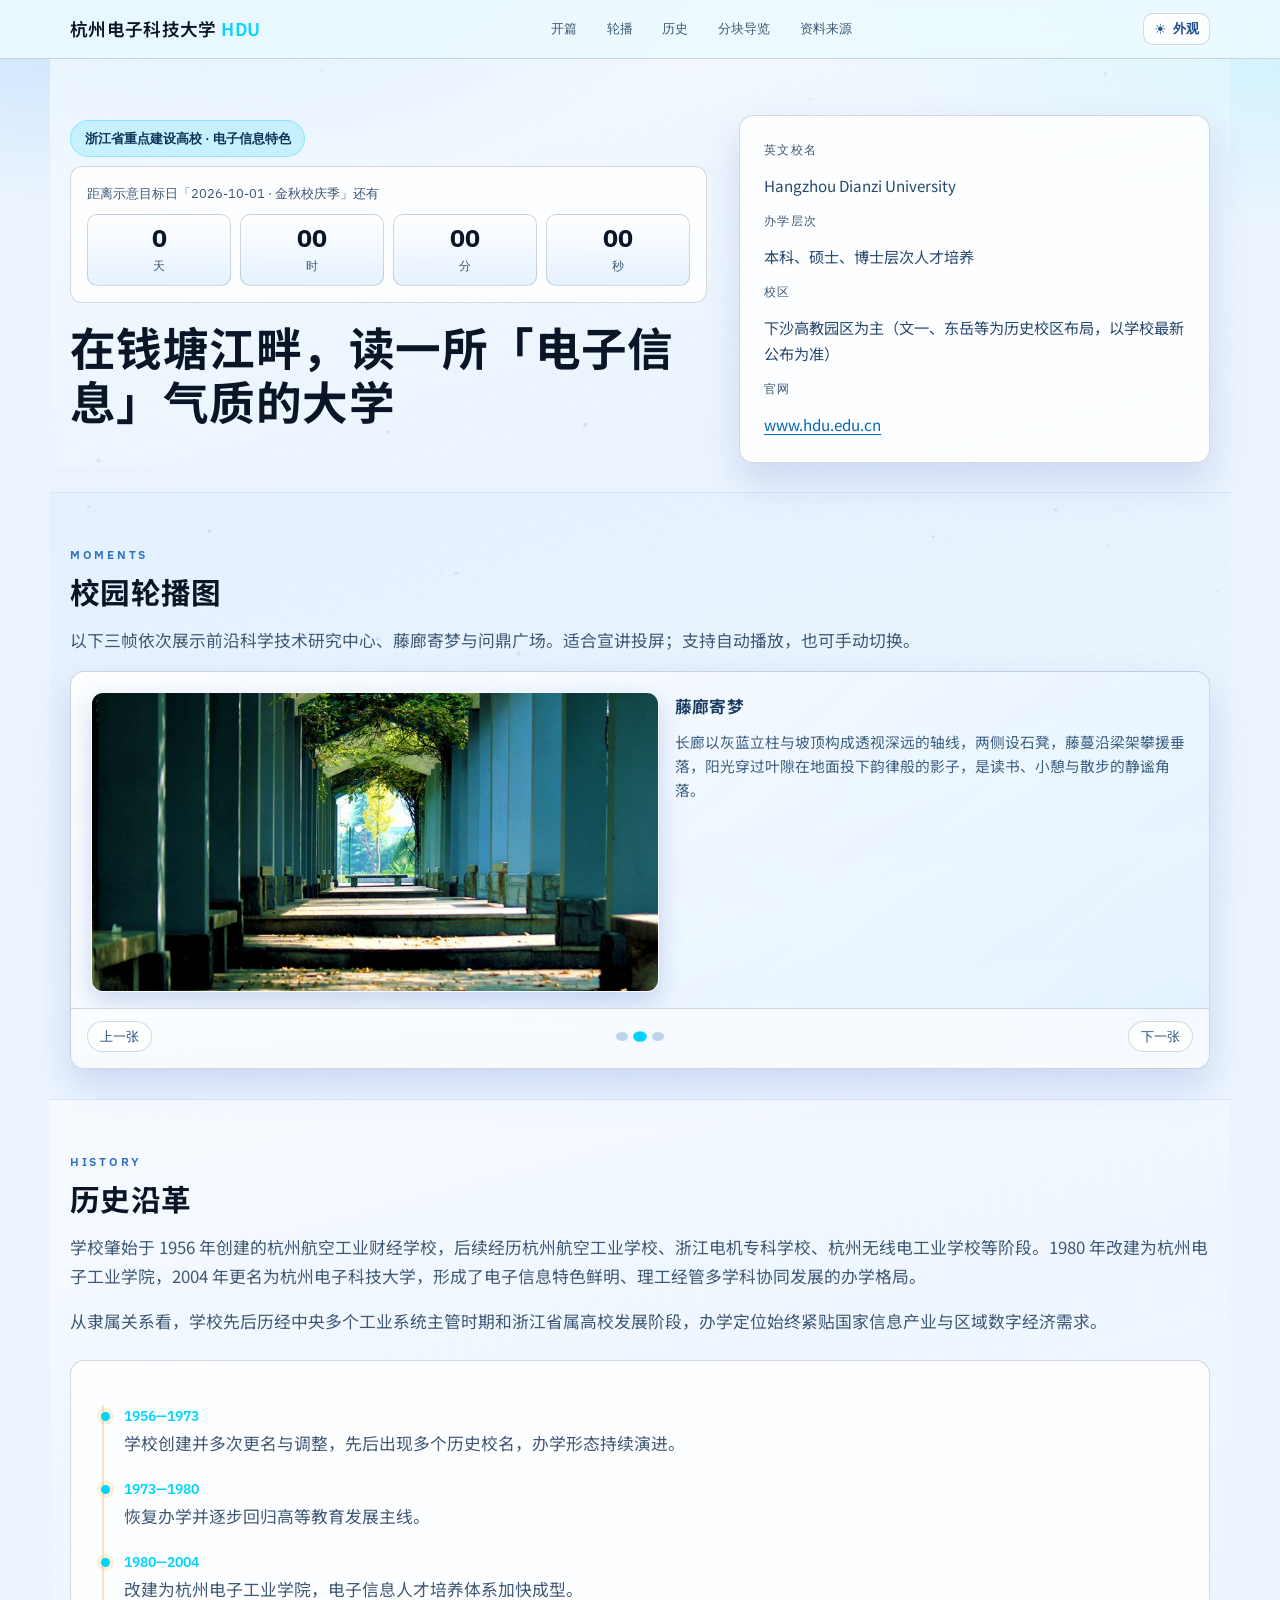
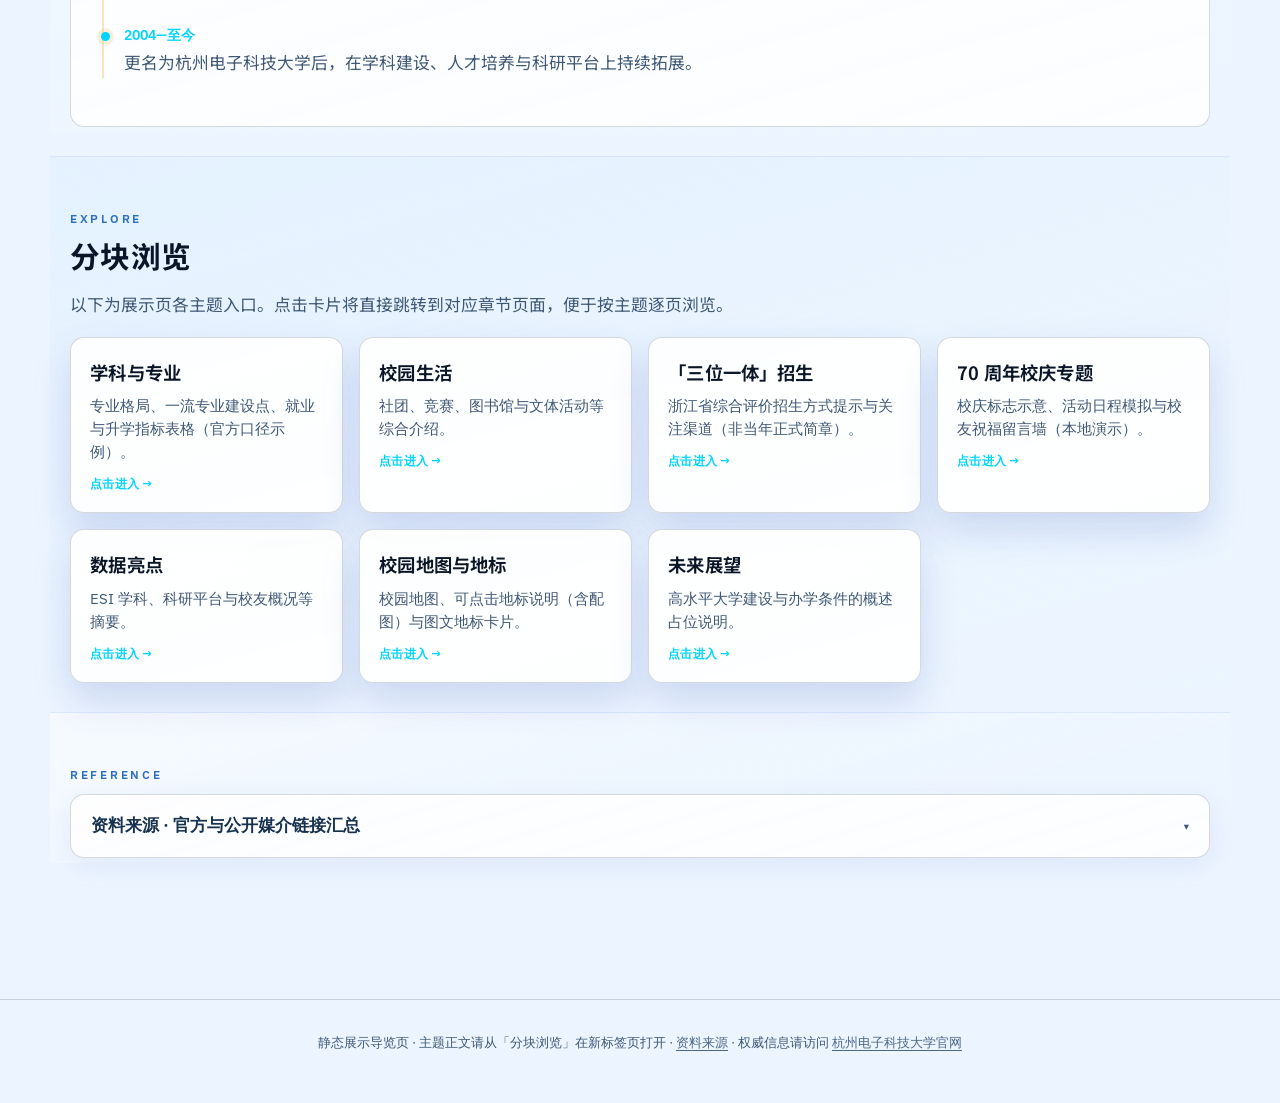
<file: index.html>
﻿<!DOCTYPE html>
<html lang="zh-CN">
<head>
  <meta charset="UTF-8" />
  <meta name="viewport" content="width=device-width, initial-scale=1" />
  <meta name="description" content="杭州电子科技大学概览导览：按主题在新标签页打开校园轮播、历史沿革、学科专业、校园生活等分块内容。" />
  <title>杭州电子科技大学 · 电子程序展示导览</title>
  <link rel="preconnect" href="https://fonts.googleapis.com" />
  <link rel="preconnect" href="https://fonts.gstatic.com" crossorigin />
  <link href="https://fonts.googleapis.com/css2?family=Noto+Sans+SC:wght@400;500;600;700&family=IBM+Plex+Sans:wght@400;500;600&display=swap" rel="stylesheet" />
  <link rel="stylesheet" href="assets/site.css" />
</head>
<body>
  <a class="skip" href="#main">跳到主要内容</a>
  <div class="circuit-overlay" aria-hidden="true"></div>
  <div class="bg-mesh" aria-hidden="true"></div>
  <canvas id="bg-particles" class="bg-particles" aria-hidden="true"></canvas>
  <div class="bg-grain" aria-hidden="true"></div>

  <header class="site-header">
    <div class="header-inner">
      <a class="brand" href="#hero">杭州电子科技大学 <span>HDU</span></a>
      <nav class="anchor-nav" id="site-nav" aria-label="页面锚点导航">
        <a href="#hero">开篇</a>
        <a href="#gallery">轮播</a>
        <a href="#history">历史</a>
        <a href="#explore">分块导览</a>
        <a href="#sources">资料来源</a>
      </nav>
      <div class="header-controls">
        <button type="button" class="theme-toggle" id="theme-toggle" aria-label="切换浅色或深色主题">外观</button>
        <button type="button" class="nav-toggle" id="nav-toggle" aria-expanded="false" aria-controls="site-nav">菜单</button>
      </div>
    </div>
  </header>

  <main id="main" class="wrap">
    <section id="hero" class="hero" aria-labelledby="hero-title">
      <div>
        <div class="hero-badge" role="status">浙江省重点建设高校 · 电子信息特色</div>
        <div class="countdown-wrap">
          <div class="countdown-panel" aria-live="polite">
            <p class="countdown-head">距离示意目标日「2026-10-01 · 金秋校庆季」还有</p>
            <div class="countdown-grid">
              <div class="flip-box" id="flip-d"><div class="flip-value" id="cd-d">—</div><div class="flip-label">天</div></div>
              <div class="flip-box" id="flip-h"><div class="flip-value" id="cd-h">—</div><div class="flip-label">时</div></div>
              <div class="flip-box" id="flip-m"><div class="flip-value" id="cd-m">—</div><div class="flip-label">分</div></div>
              <div class="flip-box" id="flip-s"><div class="flip-value" id="cd-s">—</div><div class="flip-label">秒</div></div>
            </div>
          </div>
        </div>
        <h1 id="hero-title">在钱塘江畔，读一所「电子信息」气质的大学</h1>
      </div>
      <aside class="hero-card" aria-label="学校速览">
        <dl>
          <dt>英文校名</dt>
          <dd>Hangzhou Dianzi University</dd>
          <dt>办学层次</dt>
          <dd>本科、硕士、博士层次人才培养</dd>
          <dt>校区</dt>
          <dd>下沙高教园区为主（文一、东岳等为历史校区布局，以学校最新公布为准）</dd>
          <dt>官网</dt>
          <dd><a href="https://www.hdu.edu.cn/" target="_blank" rel="noopener noreferrer">www.hdu.edu.cn</a></dd>
        </dl>
      </aside>
    </section>

    <section id="gallery" aria-labelledby="gallery-title">
      <div class="section-label">Moments</div>
      <h2 id="gallery-title">校园轮播图</h2>
      <p>
        以下三帧依次展示前沿科学技术研究中心、藤廊寄梦与问鼎广场。适合宣讲投屏；支持自动播放，也可手动切换。
      </p>
      <div class="carousel" id="campus-carousel" aria-roledescription="carousel" aria-label="杭电校园地标轮播">
        <div class="carousel-track">
          <article class="carousel-slide is-active">
            <div class="slide-visual">
              <img src="assets/carousel-research-center.png" alt="杭州电子科技大学前沿科学技术研究中心建筑与静水面倒影" width="800" height="500" loading="lazy" />
            </div>
            <div class="slide-content">
              <h3>前沿科学技术研究中心</h3>
              <p>
                建筑以赤陶色竖向肌理与玻璃带相间，基座为浅灰石材，立面节奏清晰，呈现现代科研楼宇的克制与力量感。前方静水如镜，将楼体与晴空倒映其中，步行与骑行动线穿行其间，既是校园地标，也象征面向前沿、开放协作的科研氛围。
              </p>
            </div>
          </article>
          <article class="carousel-slide">
            <div class="slide-visual">
              <img src="assets/carousel-vine-corridor.png" alt="杭州电子科技大学藤廊寄梦长廊与绿荫花影" width="800" height="500" loading="lazy" />
            </div>
            <div class="slide-content">
              <h3>藤廊寄梦</h3>
              <p>
                长廊以灰蓝立柱与坡顶构成透视深远的轴线，两侧设石凳，藤蔓沿梁架攀援垂落，阳光穿过叶隙在地面投下韵律般的影子，是读书、小憩与散步的静谧角落。
              </p>
            </div>
          </article>
          <article class="carousel-slide">
            <div class="slide-visual">
              <img src="assets/carousel-wending-plaza.png" alt="杭州电子科技大学问鼎广场与中央主题雕塑" width="800" height="500" loading="lazy" />
            </div>
            <div class="slide-content">
              <h3>问鼎广场</h3>
              <p>
                广场开阔，中央主题雕塑寓意攀登与问鼎。作为师生集会、活动与留影的核心场所，这里常被视为杭电校园精神气质的集中写照。
              </p>
            </div>
          </article>
        </div>
        <div class="carousel-controls">
          <button class="carousel-btn" type="button" id="carousel-prev" aria-label="上一张">上一张</button>
          <div class="carousel-dots" id="carousel-dots" aria-label="轮播分页"></div>
          <button class="carousel-btn" type="button" id="carousel-next" aria-label="下一张">下一张</button>
        </div>
      </div>
    </section>

    <section id="history" aria-labelledby="history-title">
      <div class="section-label">History</div>
      <h2 id="history-title">历史沿革</h2>
      <p>
        学校肇始于 1956 年创建的杭州航空工业财经学校，后续经历杭州航空工业学校、浙江电机专科学校、杭州无线电工业学校等阶段。1980 年改建为杭州电子工业学院，2004 年更名为杭州电子科技大学，形成了电子信息特色鲜明、理工经管多学科协同发展的办学格局。
      </p>
      <p>
        从隶属关系看，学校先后历经中央多个工业系统主管时期和浙江省属高校发展阶段，办学定位始终紧贴国家信息产业与区域数字经济需求。
      </p>
      <div class="panel">
        <div class="timeline">
          <div class="timeline-item">
            <div class="year">1956—1973</div>
            <p>学校创建并多次更名与调整，先后出现多个历史校名，办学形态持续演进。</p>
          </div>
          <div class="timeline-item">
            <div class="year">1973—1980</div>
            <p>恢复办学并逐步回归高等教育发展主线。</p>
          </div>
          <div class="timeline-item">
            <div class="year">1980—2004</div>
            <p>改建为杭州电子工业学院，电子信息人才培养体系加快成型。</p>
          </div>
          <div class="timeline-item">
            <div class="year">2004—至今</div>
            <p>更名为杭州电子科技大学后，在学科建设、人才培养与科研平台上持续拓展。</p>
          </div>
        </div>
      </div>
    </section>

    <section id="explore" aria-labelledby="explore-title">
      <div class="section-label">Explore</div>
      <h2 id="explore-title">分块浏览</h2>
      <p>
        以下为展示页各主题入口。点击卡片将直接跳转到对应章节页面，便于按主题逐页浏览。
      </p>
      <div class="hub-grid" role="list">
        <article class="hub-card" role="listitem">
          <a href="page-majors.html">
            <h3>学科与专业</h3>
            <p>专业格局、一流专业建设点、就业与升学指标表格（官方口径示例）。</p>
            <p class="hub-open-hint">点击进入 →</p>
          </a>
        </article>
        <article class="hub-card" role="listitem">
          <a href="page-life.html">
            <h3>校园生活</h3>
            <p>社团、竞赛、图书馆与文体活动等综合介绍。</p>
            <p class="hub-open-hint">点击进入 →</p>
          </a>
        </article>
        <article class="hub-card" role="listitem">
          <a href="page-sanwei.html">
            <h3>「三位一体」招生</h3>
            <p>浙江省综合评价招生方式提示与关注渠道（非当年正式简章）。</p>
            <p class="hub-open-hint">点击进入 →</p>
          </a>
        </article>
        <article class="hub-card" role="listitem">
          <a href="page-anniversary.html">
            <h3>70 周年校庆专题</h3>
            <p>校庆标志示意、活动日程模拟与校友祝福留言墙（本地演示）。</p>
            <p class="hub-open-hint">点击进入 →</p>
          </a>
        </article>
        <article class="hub-card" role="listitem">
          <a href="page-data.html">
            <h3>数据亮点</h3>
            <p>ESI 学科、科研平台与校友概况等摘要。</p>
            <p class="hub-open-hint">点击进入 →</p>
          </a>
        </article>
        <article class="hub-card" role="listitem">
          <a href="page-landmarks.html">
            <h3>校园地图与地标</h3>
            <p>校园地图、可点击地标说明（含配图）与图文地标卡片。</p>
            <p class="hub-open-hint">点击进入 →</p>
          </a>
        </article>
        <article class="hub-card" role="listitem">
          <a href="page-future.html">
            <h3>未来展望</h3>
            <p>高水平大学建设与办学条件的概述占位说明。</p>
            <p class="hub-open-hint">点击进入 →</p>
          </a>
        </article>
      </div>
    </section>

    <section id="sources" class="sources-section" aria-labelledby="sources-summary-label">
      <div class="section-label">Reference</div>
      <details>
        <summary id="sources-summary-label">
          <span class="sources-lead">资料来源 · 官方与公开媒介链接汇总</span>
        </summary>
        <div class="sources-inner">
          <ul class="sources-list">
            <li>
              <strong>学校官网：</strong>
              <a href="https://www.hdu.edu.cn/" target="_blank" rel="noopener noreferrer">杭州电子科技大学</a>
              （www.hdu.edu.cn）
            </li>
            <li>
              <strong>本科招生：</strong>
              <a href="https://zs.hdu.edu.cn/" target="_blank" rel="noopener noreferrer">杭州电子科技大学本科招生网</a>
            </li>
            <li>
              <strong>就业服务：</strong>
              <a href="https://job.hdu.edu.cn/" target="_blank" rel="noopener noreferrer">杭州电子科技大学就业网</a>
            </li>
            <li>
              <strong>毕业生就业质量报告（示例）：</strong>
              <a href="https://job.hdu.edu.cn/attachment/hdu/ueditor/file/20240315/1005_%E6%9D%AD%E5%B7%9E%E7%94%B5%E5%AD%90%E7%A7%91%E6%8A%80%E5%A4%A7%E5%AD%A62023%E5%B9%B4%E6%AF%95%E4%B8%9A%E7%94%9F%E5%B0%B1%E4%B8%9A%E8%B4%A8%E9%87%8F%E6%8A%A5%E5%91%8A.pdf" target="_blank" rel="noopener noreferrer">《杭州电子科技大学 2023 年毕业生就业质量报告》</a>（PDF）
            </li>
            <li>
              <strong>校史沿革：</strong>
              <a href="https://www.hdu.edu.cn/664/list.htm" target="_blank" rel="noopener noreferrer">校情纵览 · 校史沿革</a>
            </li>
            <li>
              <strong>校庆相关报道（转载）：</strong>
              <a href="https://www.sohu.com/a/947514169_121117490" target="_blank" rel="noopener noreferrer">搜狐 · 校庆公告相关报道</a>（非学校官网，仅供参考）
            </li>
          </ul>
        </div>
      </details>
    </section>
  </main>

  <footer>
    <p>
      静态展示导览页 · 主题正文请从「分块浏览」在新标签页打开 ·
      <a href="#sources">资料来源</a>
      · 权威信息请访问
      <a href="https://www.hdu.edu.cn/" target="_blank" rel="noopener noreferrer">杭州电子科技大学官网</a>
    </p>
  </footer>

  <button type="button" id="back-to-top" class="back-to-top" hidden aria-label="回到页面顶部">↑</button>

  <script src="assets/site-shell.js" defer></script>
  <script>
    (function () {
      var spyIds = ["gallery", "history", "explore", "sources"];
      var navAnchors = document.querySelectorAll("nav.anchor-nav a[href^=\"#\"]");
      function updateScrollSpy() {
        var header = document.querySelector(".site-header");
        var offset = header ? header.getBoundingClientRect().height + 16 : 96;
        var y = window.scrollY + offset;
        var activeId = null;
        for (var i = spyIds.length - 1; i >= 0; i--) {
          var sec = document.getElementById(spyIds[i]);
          if (!sec) continue;
          var top = sec.getBoundingClientRect().top + window.scrollY;
          if (top <= y) {
            activeId = spyIds[i];
            break;
          }
        }
        navAnchors.forEach(function (a) {
          var id = a.getAttribute("href").slice(1);
          if (id === activeId) {
            a.classList.add("is-active");
            a.setAttribute("aria-current", "true");
          } else {
            a.classList.remove("is-active");
            a.removeAttribute("aria-current");
          }
        });
      }

      var backBtn = document.getElementById("back-to-top");
      function updateBackToTop() {
        if (backBtn) backBtn.hidden = window.scrollY < 320;
      }
      function onScrollUi() {
        updateScrollSpy();
        updateBackToTop();
      }
      window.addEventListener("scroll", onScrollUi, { passive: true });
      window.addEventListener("resize", function () {
        updateScrollSpy();
      });
      onScrollUi();

      if (backBtn) {
        backBtn.addEventListener("click", function () {
          window.scrollTo({ top: 0, behavior: "smooth" });
        });
      }

      var target = new Date("2026-10-01T00:00:00");
      var ids = [["cd-d", "flip-d"], ["cd-h", "flip-h"], ["cd-m", "flip-m"], ["cd-s", "flip-s"]];
      function pad(n) {
        return n < 10 ? "0" + n : String(n);
      }
      function tickCd() {
        var now = new Date();
        var ms = target - now;
        if (ms <= 0) {
          document.getElementById("cd-d").textContent = "0";
          document.getElementById("cd-h").textContent = "00";
          document.getElementById("cd-m").textContent = "00";
          document.getElementById("cd-s").textContent = "00";
          return;
        }
        var s = Math.floor(ms / 1000);
        var d = Math.floor(s / 86400);
        s %= 86400;
        var h = Math.floor(s / 3600);
        s %= 3600;
        var m = Math.floor(s / 60);
        s %= 60;
        var vals = [String(d), pad(h), pad(m), pad(s)];
        for (var i = 0; i < 4; i++) {
          var el = document.getElementById(ids[i][0]);
          var box = document.getElementById(ids[i][1]);
          if (el.textContent !== vals[i]) {
            el.textContent = vals[i];
            box.classList.add("flip");
            (function (b) {
              setTimeout(function () {
                b.classList.remove("flip");
              }, 220);
            })(box);
          }
        }
      }
      tickCd();
      setInterval(tickCd, 1000);

      var carousel = document.getElementById("campus-carousel");
      if (carousel) {
        var slides = Array.prototype.slice.call(carousel.querySelectorAll(".carousel-slide"));
        var dotsWrap = document.getElementById("carousel-dots");
        var prevBtn = document.getElementById("carousel-prev");
        var nextBtn = document.getElementById("carousel-next");
        var active = 0;
        var direction = 1;
        var timer = null;

        function render() {
          slides.forEach(function (slide, i) {
            var show = i === active;
            slide.classList.remove("is-before");
            if (!show && direction < 0) slide.classList.add("is-before");
            slide.classList.toggle("is-active", show);
            slide.setAttribute("aria-hidden", show ? "false" : "true");
          });
          var dots = dotsWrap.querySelectorAll(".carousel-dot");
          dots.forEach(function (dot, i) {
            dot.classList.toggle("is-active", i === active);
          });
        }

        function go(index, dir) {
          direction = typeof dir === "number" ? dir : 1;
          active = (index + slides.length) % slides.length;
          render();
        }

        function start() {
          stop();
          timer = setInterval(function () {
            go(active + 1, 1);
          }, 5200);
        }
        function stop() {
          if (timer) clearInterval(timer);
          timer = null;
        }

        slides.forEach(function (_, i) {
          var dot = document.createElement("button");
          dot.type = "button";
          dot.className = "carousel-dot" + (i === 0 ? " is-active" : "");
          dot.setAttribute("aria-label", "切换到第 " + (i + 1) + " 张");
          dot.addEventListener("click", function () {
            go(i, i >= active ? 1 : -1);
            start();
          });
          dotsWrap.appendChild(dot);
        });

        prevBtn.addEventListener("click", function () { go(active - 1, -1); start(); });
        nextBtn.addEventListener("click", function () { go(active + 1, 1); start(); });
        carousel.addEventListener("mouseenter", stop);
        carousel.addEventListener("mouseleave", start);
        render();
        start();
      }
    })();
  </script>
</body>
</html>
</file>
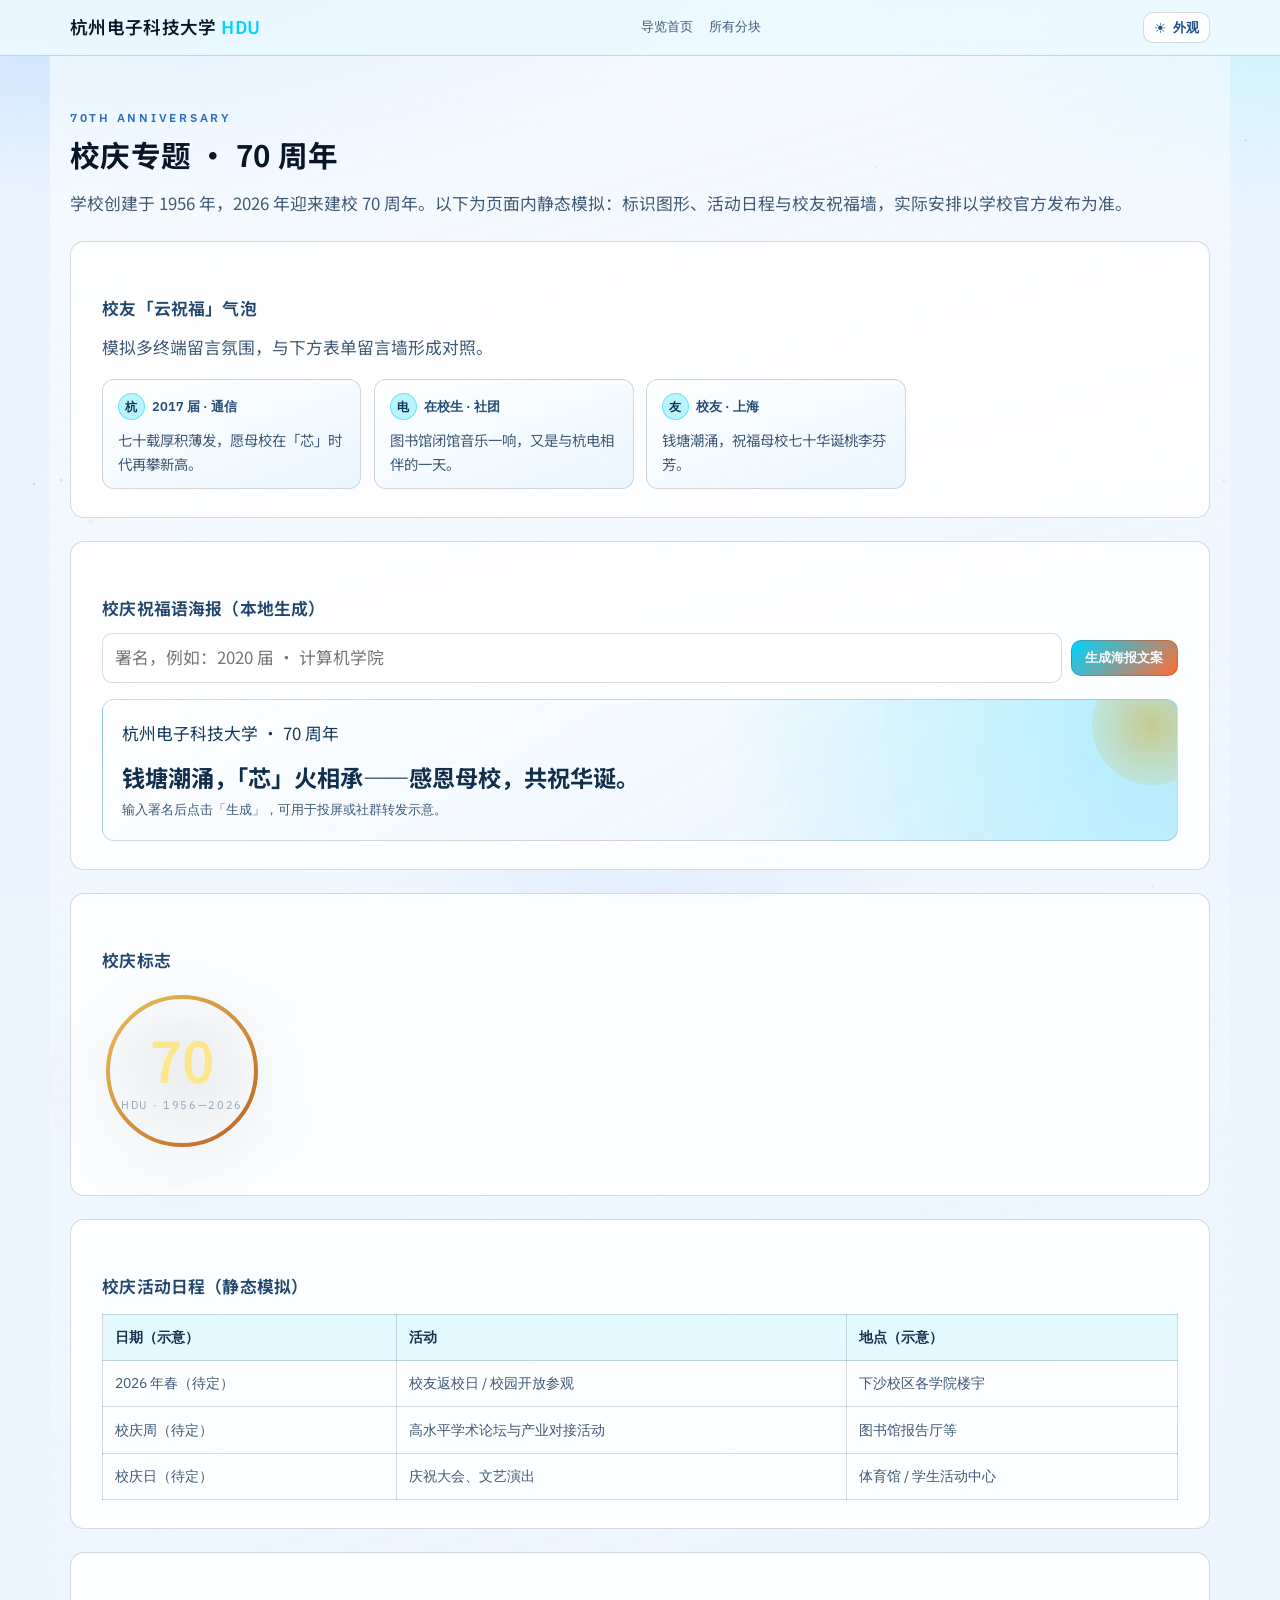
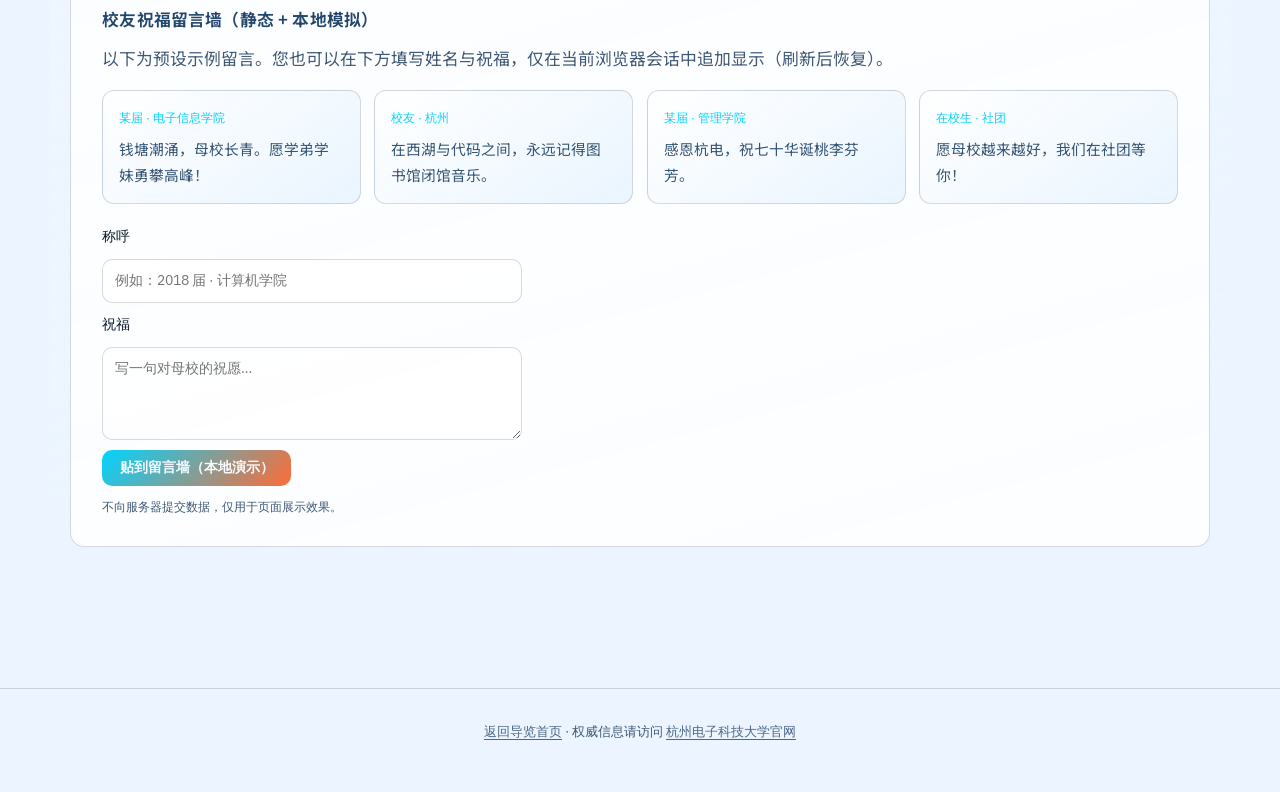
<file: page-anniversary.html>
<!DOCTYPE html>
<html lang="zh-CN">
<head>
  <meta charset="UTF-8" />
  <meta name="viewport" content="width=device-width, initial-scale=1" />
  <meta name="description" content="杭州电子科技大学 70 周年校庆专题示意与校友祝福墙。" />
  <title>70 周年校庆 · 杭州电子科技大学展示</title>
  <link rel="preconnect" href="https://fonts.googleapis.com" />
  <link rel="preconnect" href="https://fonts.gstatic.com" crossorigin />
  <link href="https://fonts.googleapis.com/css2?family=Noto+Sans+SC:wght@400;500;600;700&family=IBM+Plex+Sans:wght@400;500;600&display=swap" rel="stylesheet" />
  <link rel="stylesheet" href="assets/site.css" />
</head>
<body>
  <a class="skip" href="#main">跳到主要内容</a>
  <div class="circuit-overlay" aria-hidden="true"></div>
  <div class="bg-mesh" aria-hidden="true"></div>
  <canvas id="bg-particles" class="bg-particles" aria-hidden="true"></canvas>
  <div class="bg-grain" aria-hidden="true"></div>

  <header class="site-header">
    <div class="header-inner">
      <a class="brand" href="index.html">杭州电子科技大学 <span>HDU</span></a>
      <nav class="subpage-nav" id="site-nav" aria-label="站内导航">
        <a href="index.html">导览首页</a>
        <a href="index.html#explore">所有分块</a>
      </nav>
      <div class="header-controls">
        <button type="button" class="theme-toggle" id="theme-toggle" aria-label="切换浅色或深色主题">外观</button>
        <button type="button" class="nav-toggle" id="nav-toggle" aria-expanded="false" aria-controls="site-nav">菜单</button>
      </div>
    </div>
  </header>

  <main id="main" class="wrap">
    <section id="anniversary" aria-labelledby="anniversary-title">
      <div class="section-label">70th Anniversary</div>
      <h2 id="anniversary-title">校庆专题 · 70 周年</h2>
      <p>
        学校创建于 1956 年，2026 年迎来建校 70 周年。以下为页面内静态模拟：标识图形、活动日程与校友祝福墙，实际安排以学校官方发布为准。
      </p>

      <div class="panel">
        <h3>校友「云祝福」气泡</h3>
        <p style="margin-top: 0;">模拟多终端留言氛围，与下方表单留言墙形成对照。</p>
        <div class="voice-wall">
          <article class="voice-card" style="--voice-delay: 0ms;">
            <div class="voice-head">
              <span class="voice-avatar" aria-hidden="true">杭</span>
              <span>2017 届 · 通信</span>
            </div>
            <p class="voice-text">七十载厚积薄发，愿母校在「芯」时代再攀新高。</p>
          </article>
          <article class="voice-card" style="--voice-delay: 200ms;">
            <div class="voice-head">
              <span class="voice-avatar" aria-hidden="true">电</span>
              <span>在校生 · 社团</span>
            </div>
            <p class="voice-text">图书馆闭馆音乐一响，又是与杭电相伴的一天。</p>
          </article>
          <article class="voice-card" style="--voice-delay: 400ms;">
            <div class="voice-head">
              <span class="voice-avatar" aria-hidden="true">友</span>
              <span>校友 · 上海</span>
            </div>
            <p class="voice-text">钱塘潮涌，祝福母校七十华诞桃李芬芳。</p>
          </article>
        </div>
      </div>

      <div class="panel">
        <h3>校庆祝福语海报（本地生成）</h3>
        <div class="blessing-generator">
          <div class="blessing-form">
            <input id="bless-name" type="text" placeholder="署名，例如：2020 届 · 计算机学院" aria-label="海报署名" />
            <button type="button" id="bless-gen-btn">生成海报文案</button>
          </div>
          <div class="blessing-poster" aria-live="polite">
            <p class="blessing-title">杭州电子科技大学 · 70 周年</p>
            <p class="blessing-main" id="bless-main">钱塘潮涌，「芯」火相承——感恩母校，共祝华诞。</p>
            <p class="blessing-sub" id="bless-sub">输入署名后点击「生成」，可用于投屏或社群转发示意。</p>
          </div>
        </div>
      </div>

      <div class="panel">
        <h3>校庆标志</h3>
        <div class="logo-70">
          <svg width="160" height="160" viewBox="0 0 160 160" role="img" aria-label="70 周年校庆标志示意">
            <defs>
              <linearGradient id="g" x1="0%" y1="0%" x2="100%" y2="100%">
                <stop offset="0%" style="stop-color:#e8b84a" />
                <stop offset="100%" style="stop-color:#b45309" />
              </linearGradient>
            </defs>
            <circle cx="80" cy="80" r="74" fill="none" stroke="url(#g)" stroke-width="4" opacity="0.9" />
            <text x="80" y="92" text-anchor="middle" font-family="Noto Sans SC, Georgia, serif" font-size="56" font-weight="600" fill="#fde68a">70</text>
            <text x="80" y="118" text-anchor="middle" font-family="IBM Plex Sans, sans-serif" font-size="11" fill="#94a3b8" letter-spacing="0.15em">HDU · 1956—2026</text>
          </svg>
        </div>
      </div>

      <div class="panel">
        <h3>校庆活动日程（静态模拟）</h3>
        <table class="schedule">
          <thead>
            <tr>
              <th scope="col">日期（示意）</th>
              <th scope="col">活动</th>
              <th scope="col">地点（示意）</th>
            </tr>
          </thead>
          <tbody>
            <tr>
              <td>2026 年春（待定）</td>
              <td>校友返校日 / 校园开放参观</td>
              <td>下沙校区各学院楼宇</td>
            </tr>
            <tr>
              <td>校庆周（待定）</td>
              <td>高水平学术论坛与产业对接活动</td>
              <td>图书馆报告厅等</td>
            </tr>
            <tr>
              <td>校庆日（待定）</td>
              <td>庆祝大会、文艺演出</td>
              <td>体育馆 / 学生活动中心</td>
            </tr>
          </tbody>
        </table>
      </div>

      <div class="panel">
        <h3>校友祝福留言墙（静态 + 本地模拟）</h3>
        <p style="margin-top: 0;">以下为预设示例留言。您也可以在下方填写姓名与祝福，仅在当前浏览器会话中追加显示（刷新后恢复）。</p>
        <div id="wall" class="wall" aria-live="polite"></div>
        <form class="wall-form" id="wall-form" aria-label="添加祝福">
          <label for="w-name">称呼</label>
          <input id="w-name" type="text" placeholder="例如：2018 届 · 计算机学院" autocomplete="name" />
          <label for="w-msg">祝福</label>
          <textarea id="w-msg" rows="3" placeholder="写一句对母校的祝愿…"></textarea>
          <button type="submit">贴到留言墙（本地演示）</button>
          <small>不向服务器提交数据，仅用于页面展示效果。</small>
        </form>
      </div>
    </section>
  </main>

  <footer>
    <p>
      <a href="index.html">返回导览首页</a>
      · 权威信息请访问
      <a href="https://www.hdu.edu.cn/" target="_blank" rel="noopener noreferrer">杭州电子科技大学官网</a>
    </p>
  </footer>

  <button type="button" id="back-to-top" class="back-to-top" hidden aria-label="回到页面顶部">↑</button>

  <script src="assets/site-shell.js" defer></script>
  <script>
    (function () {
      document.getElementById("bless-gen-btn").addEventListener("click", function () {
        var name = document.getElementById("bless-name").value.trim() || "杭电人";
        document.getElementById("bless-main").textContent =
          name + "：祝母校七十华诞桃李芬芳，「芯」火相传再谱新篇！";
        document.getElementById("bless-sub").textContent = "生成于 " + new Date().toLocaleString("zh-CN") + " · 展示用示意文案";
      });

      var backBtn = document.getElementById("back-to-top");
      function updateBackToTop() {
        if (backBtn) backBtn.hidden = window.scrollY < 320;
      }
      window.addEventListener("scroll", updateBackToTop, { passive: true });
      updateBackToTop();
      if (backBtn) {
        backBtn.addEventListener("click", function () {
          window.scrollTo({ top: 0, behavior: "smooth" });
        });
      }

      var preset = [
        { who: "某届 · 电子信息学院", msg: "钱塘潮涌，母校长青。愿学弟学妹勇攀高峰！" },
        { who: "校友 · 杭州", msg: "在西湖与代码之间，永远记得图书馆闭馆音乐。" },
        { who: "某届 · 管理学院", msg: "感恩杭电，祝七十华诞桃李芬芳。" },
        { who: "在校生 · 社团", msg: "愿母校越来越好，我们在社团等你！" }
      ];
      var wall = document.getElementById("wall");
      function card(item) {
        var el = document.createElement("article");
        el.className = "wall-card";
        el.innerHTML = '<div class="who"></div><div class="msg"></div>';
        el.querySelector(".who").textContent = item.who;
        el.querySelector(".msg").textContent = item.msg;
        return el;
      }
      preset.forEach(function (p) {
        wall.appendChild(card(p));
      });
      document.getElementById("wall-form").addEventListener("submit", function (e) {
        e.preventDefault();
        var name = document.getElementById("w-name").value.trim() || "匿名校友";
        var msg = document.getElementById("w-msg").value.trim();
        if (!msg) return;
        wall.insertBefore(card({ who: name, msg: msg }), wall.firstChild);
        document.getElementById("w-msg").value = "";
      });
    })();
  </script>
</body>
</html>
</file>
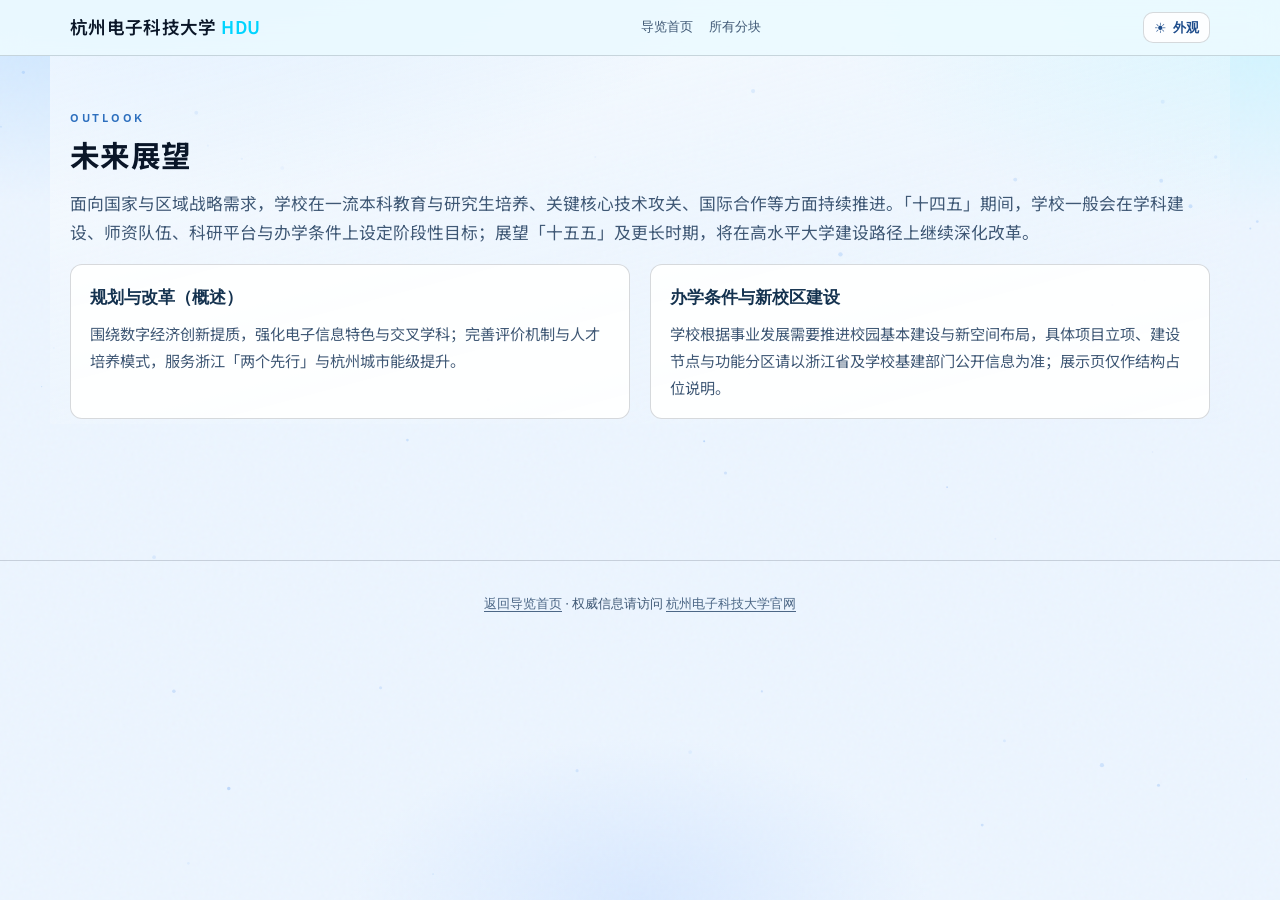
<file: page-future.html>
<!DOCTYPE html>
<html lang="zh-CN">
<head>
  <meta charset="UTF-8" />
  <meta name="viewport" content="width=device-width, initial-scale=1" />
  <meta name="description" content="杭州电子科技大学未来展望与规划概述。" />
  <title>未来展望 · 杭州电子科技大学展示</title>
  <link rel="preconnect" href="https://fonts.googleapis.com" />
  <link rel="preconnect" href="https://fonts.gstatic.com" crossorigin />
  <link href="https://fonts.googleapis.com/css2?family=Noto+Sans+SC:wght@400;500;600;700&family=IBM+Plex+Sans:wght@400;500;600&display=swap" rel="stylesheet" />
  <link rel="stylesheet" href="assets/site.css" />
</head>
<body>
  <a class="skip" href="#main">跳到主要内容</a>
  <div class="circuit-overlay" aria-hidden="true"></div>
  <div class="bg-mesh" aria-hidden="true"></div>
  <canvas id="bg-particles" class="bg-particles" aria-hidden="true"></canvas>
  <div class="bg-grain" aria-hidden="true"></div>

  <header class="site-header">
    <div class="header-inner">
      <a class="brand" href="index.html">杭州电子科技大学 <span>HDU</span></a>
      <nav class="subpage-nav" id="site-nav" aria-label="站内导航">
        <a href="index.html">导览首页</a>
        <a href="index.html#explore">所有分块</a>
      </nav>
      <div class="header-controls">
        <button type="button" class="theme-toggle" id="theme-toggle" aria-label="切换浅色或深色主题">外观</button>
        <button type="button" class="nav-toggle" id="nav-toggle" aria-expanded="false" aria-controls="site-nav">菜单</button>
      </div>
    </div>
  </header>

  <main id="main" class="wrap">
    <section id="future" aria-labelledby="future-title">
      <div class="section-label">Outlook</div>
      <h2 id="future-title">未来展望</h2>
      <p>
        面向国家与区域战略需求，学校在一流本科教育与研究生培养、关键核心技术攻关、国际合作等方面持续推进。「十四五」期间，学校一般会在学科建设、师资队伍、科研平台与办学条件上设定阶段性目标；展望「十五五」及更长时期，将在高水平大学建设路径上继续深化改革。
      </p>
      <div class="grid-2">
        <div class="card">
          <strong>规划与改革（概述）</strong>
          <p style="margin: 0.5rem 0 0; font-size: 0.95rem;">
            围绕数字经济创新提质，强化电子信息特色与交叉学科；完善评价机制与人才培养模式，服务浙江「两个先行」与杭州城市能级提升。
          </p>
        </div>
        <div class="card">
          <strong>办学条件与新校区建设</strong>
          <p style="margin: 0.5rem 0 0; font-size: 0.95rem;">
            学校根据事业发展需要推进校园基本建设与新空间布局，具体项目立项、建设节点与功能分区请以浙江省及学校基建部门公开信息为准；展示页仅作结构占位说明。
          </p>
        </div>
      </div>
    </section>
  </main>

  <footer>
    <p>
      <a href="index.html">返回导览首页</a>
      · 权威信息请访问
      <a href="https://www.hdu.edu.cn/" target="_blank" rel="noopener noreferrer">杭州电子科技大学官网</a>
    </p>
  </footer>

  <button type="button" id="back-to-top" class="back-to-top" hidden aria-label="回到页面顶部">↑</button>

  <script src="assets/site-shell.js" defer></script>
  <script>
    (function () {
      var backBtn = document.getElementById("back-to-top");
      function updateBackToTop() {
        if (backBtn) backBtn.hidden = window.scrollY < 320;
      }
      window.addEventListener("scroll", updateBackToTop, { passive: true });
      updateBackToTop();
      if (backBtn) {
        backBtn.addEventListener("click", function () {
          window.scrollTo({ top: 0, behavior: "smooth" });
        });
      }
    })();
  </script>
</body>
</html>
</file>
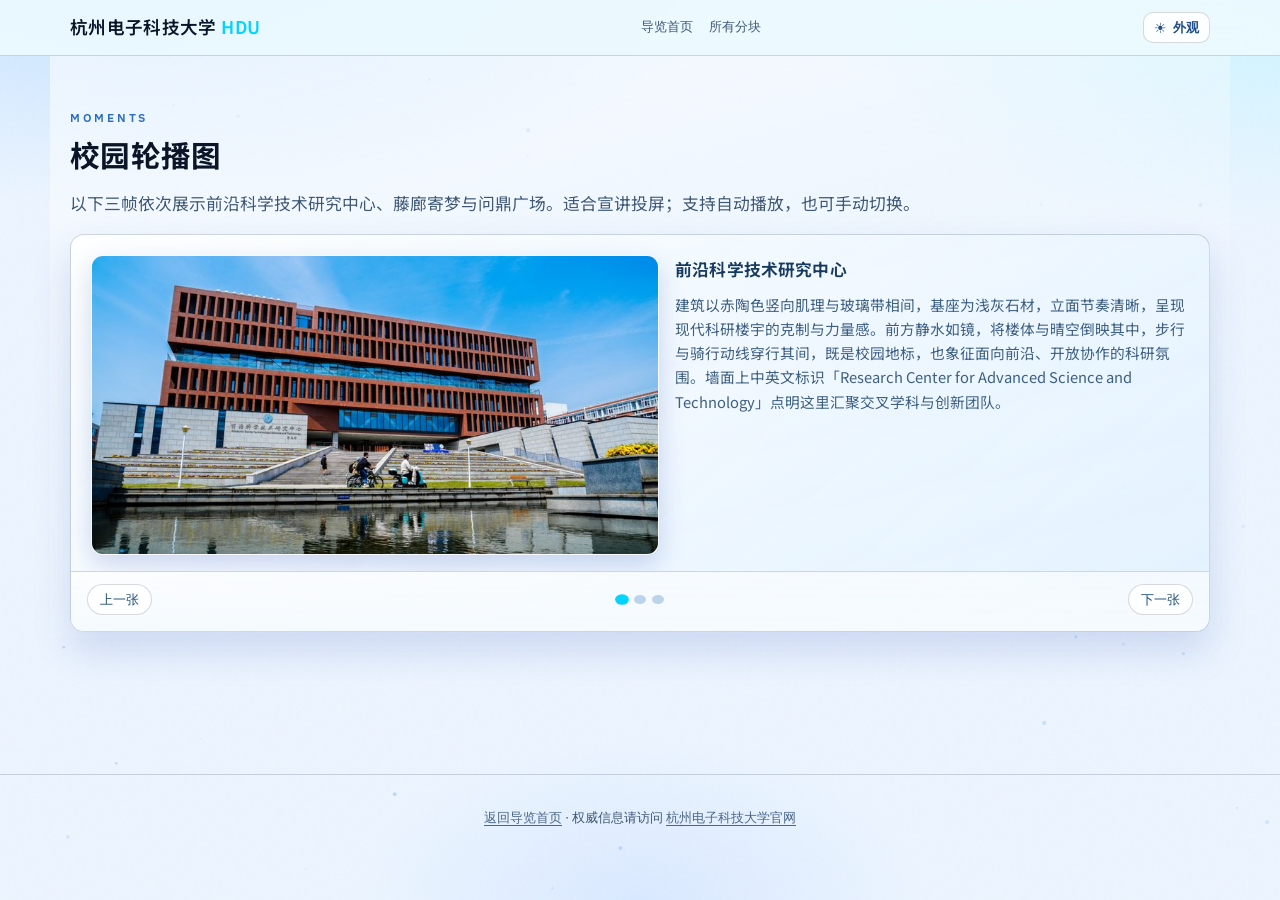
<file: page-gallery.html>
<!DOCTYPE html>
<html lang="zh-CN">
<head>
  <meta charset="UTF-8" />
  <meta name="viewport" content="width=device-width, initial-scale=1" />
  <meta name="description" content="杭州电子科技大学校园轮播：前沿科学技术研究中心、藤廊寄梦、问鼎广场。" />
  <title>校园轮播图 · 杭州电子科技大学展示</title>
  <link rel="preconnect" href="https://fonts.googleapis.com" />
  <link rel="preconnect" href="https://fonts.gstatic.com" crossorigin />
  <link href="https://fonts.googleapis.com/css2?family=Noto+Sans+SC:wght@400;500;600;700&family=IBM+Plex+Sans:wght@400;500;600&display=swap" rel="stylesheet" />
  <link rel="stylesheet" href="assets/site.css" />
</head>
<body>
  <a class="skip" href="#main">跳到主要内容</a>
  <div class="circuit-overlay" aria-hidden="true"></div>
  <div class="bg-mesh" aria-hidden="true"></div>
  <canvas id="bg-particles" class="bg-particles" aria-hidden="true"></canvas>
  <div class="bg-grain" aria-hidden="true"></div>

  <header class="site-header">
    <div class="header-inner">
      <a class="brand" href="index.html">杭州电子科技大学 <span>HDU</span></a>
      <nav class="subpage-nav" id="site-nav" aria-label="站内导航">
        <a href="index.html">导览首页</a>
        <a href="index.html#explore">所有分块</a>
      </nav>
      <div class="header-controls">
        <button type="button" class="theme-toggle" id="theme-toggle" aria-label="切换浅色或深色主题">外观</button>
        <button type="button" class="nav-toggle" id="nav-toggle" aria-expanded="false" aria-controls="site-nav">菜单</button>
      </div>
    </div>
  </header>

  <main id="main" class="wrap">
    <section id="gallery" aria-labelledby="gallery-title">
      <div class="section-label">Moments</div>
      <h2 id="gallery-title">校园轮播图</h2>
      <p>
        以下三帧依次展示前沿科学技术研究中心、藤廊寄梦与问鼎广场。适合宣讲投屏；支持自动播放，也可手动切换。
      </p>
      <div class="carousel" id="campus-carousel" aria-roledescription="carousel" aria-label="杭电校园地标轮播">
        <div class="carousel-track">
          <article class="carousel-slide is-active">
            <div class="slide-visual">
              <img src="assets/carousel-research-center.png" alt="杭州电子科技大学前沿科学技术研究中心建筑与静水面倒影" width="800" height="500" loading="lazy" />
            </div>
            <div class="slide-content">
              <h3>前沿科学技术研究中心</h3>
              <p>
                建筑以赤陶色竖向肌理与玻璃带相间，基座为浅灰石材，立面节奏清晰，呈现现代科研楼宇的克制与力量感。前方静水如镜，将楼体与晴空倒映其中，步行与骑行动线穿行其间，既是校园地标，也象征面向前沿、开放协作的科研氛围。墙面上中英文标识「Research Center for Advanced Science and Technology」点明这里汇聚交叉学科与创新团队。
              </p>
            </div>
          </article>
          <article class="carousel-slide">
            <div class="slide-visual">
              <img src="assets/carousel-vine-corridor.png" alt="杭州电子科技大学藤廊寄梦长廊与绿荫花影" width="800" height="500" loading="lazy" />
            </div>
            <div class="slide-content">
              <h3>藤廊寄梦</h3>
              <p>
                长廊以灰蓝立柱与坡顶构成透视深远的轴线，两侧设石凳，藤蔓沿梁架攀援垂落，阳光穿过叶隙在地面投下韵律般的影子。春秋叶色更替时，廊下光影与落叶一同变化，是读书、小憩与散步的静谧角落。「寄梦」二字，恰合学子在此沉淀心事、安放理想的情境，也是校园人文与自然交融的一抹温柔记忆。
              </p>
            </div>
          </article>
          <article class="carousel-slide">
            <div class="slide-visual">
              <img src="assets/carousel-wending-plaza.png" alt="杭州电子科技大学问鼎广场与中央主题雕塑" width="800" height="500" loading="lazy" />
            </div>
            <div class="slide-content">
              <h3>问鼎广场</h3>
              <p>
                广场开阔，中央矗立着由立柱、环形结构与向上尖塔共同组成的主题雕塑，拾级而上可环绕观赏，寓意攀登与问鼎。铺地、绿篱与远处红砖教学楼形成层次分明的校园天际线；晴空下云带舒展，空间庄重而不失活力。作为师生集会、活动与留影的核心场所，这里常被视为杭电精神气质的集中写照。
              </p>
            </div>
          </article>
        </div>
        <div class="carousel-controls">
          <button class="carousel-btn" type="button" id="carousel-prev" aria-label="上一张">上一张</button>
          <div class="carousel-dots" id="carousel-dots" aria-label="轮播分页"></div>
          <button class="carousel-btn" type="button" id="carousel-next" aria-label="下一张">下一张</button>
        </div>
      </div>
    </section>
  </main>

  <footer>
    <p>
      <a href="index.html">返回导览首页</a>
      · 权威信息请访问
      <a href="https://www.hdu.edu.cn/" target="_blank" rel="noopener noreferrer">杭州电子科技大学官网</a>
    </p>
  </footer>

  <button type="button" id="back-to-top" class="back-to-top" hidden aria-label="回到页面顶部">↑</button>

  <script src="assets/site-shell.js" defer></script>
  <script>
    (function () {
      var backBtn = document.getElementById("back-to-top");
      function updateBackToTop() {
        if (backBtn) backBtn.hidden = window.scrollY < 320;
      }
      window.addEventListener("scroll", updateBackToTop, { passive: true });
      updateBackToTop();
      if (backBtn) {
        backBtn.addEventListener("click", function () {
          window.scrollTo({ top: 0, behavior: "smooth" });
        });
      }

      var carousel = document.getElementById("campus-carousel");
      if (carousel) {
        var slides = Array.prototype.slice.call(carousel.querySelectorAll(".carousel-slide"));
        var dotsWrap = document.getElementById("carousel-dots");
        var prevBtn = document.getElementById("carousel-prev");
        var nextBtn = document.getElementById("carousel-next");
        var active = 0;
        var direction = 1;
        var timer = null;

        function render() {
          slides.forEach(function (slide, i) {
            var show = i === active;
            slide.classList.remove("is-before");
            if (!show && direction < 0) {
              slide.classList.add("is-before");
            }
            slide.classList.toggle("is-active", show);
            slide.setAttribute("aria-hidden", show ? "false" : "true");
          });
          var dots = dotsWrap.querySelectorAll(".carousel-dot");
          dots.forEach(function (dot, i) {
            dot.classList.toggle("is-active", i === active);
          });
        }

        function go(index, dir) {
          direction = typeof dir === "number" ? dir : 1;
          active = (index + slides.length) % slides.length;
          render();
        }

        function start() {
          stop();
          timer = setInterval(function () {
            go(active + 1, 1);
          }, 5200);
        }

        function stop() {
          if (timer) clearInterval(timer);
          timer = null;
        }

        slides.forEach(function (_, i) {
          var dot = document.createElement("button");
          dot.type = "button";
          dot.className = "carousel-dot" + (i === 0 ? " is-active" : "");
          dot.setAttribute("aria-label", "切换到第 " + (i + 1) + " 张");
          dot.addEventListener("click", function () {
            var dir = i >= active ? 1 : -1;
            go(i, dir);
            start();
          });
          dotsWrap.appendChild(dot);
        });

        prevBtn.addEventListener("click", function () {
          go(active - 1, -1);
          start();
        });
        nextBtn.addEventListener("click", function () {
          go(active + 1, 1);
          start();
        });
        carousel.addEventListener("mouseenter", stop);
        carousel.addEventListener("mouseleave", start);
        render();
        start();
      }
    })();
  </script>
</body>
</html>
</file>
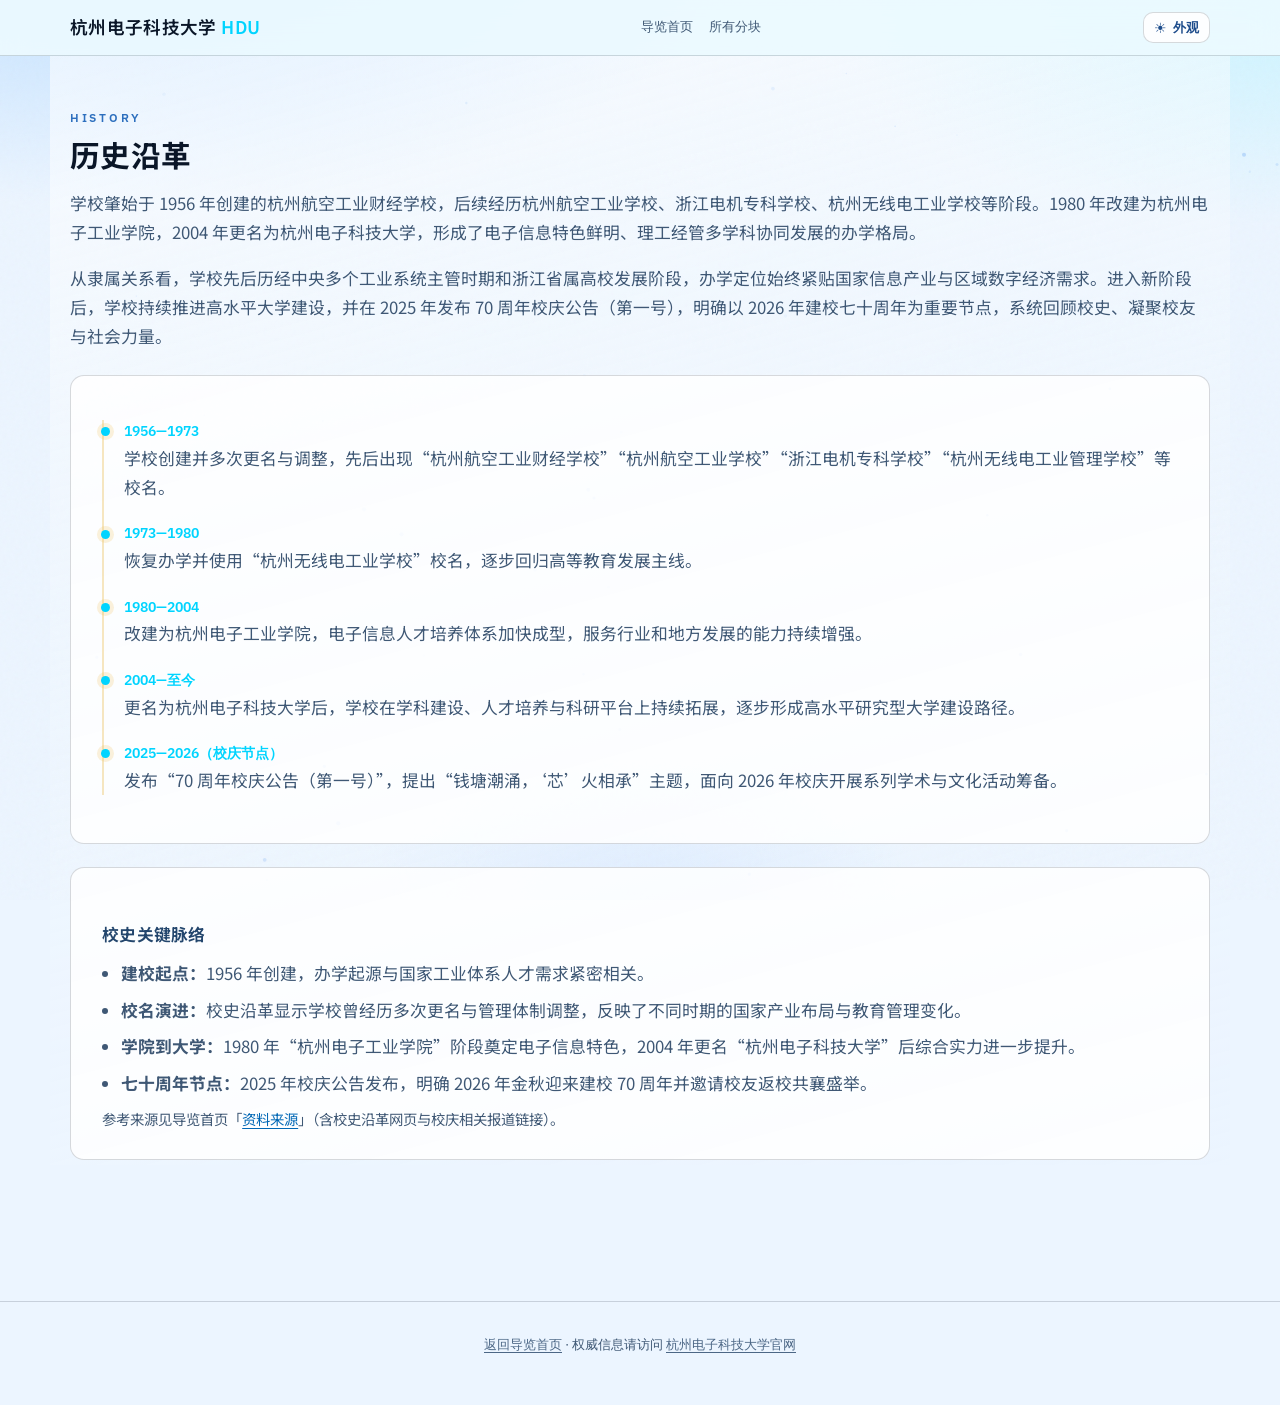
<file: page-history.html>
<!DOCTYPE html>
<html lang="zh-CN">
<head>
  <meta charset="UTF-8" />
  <meta name="viewport" content="width=device-width, initial-scale=1" />
  <meta name="description" content="杭州电子科技大学历史沿革与时间线。" />
  <title>历史沿革 · 杭州电子科技大学展示</title>
  <link rel="preconnect" href="https://fonts.googleapis.com" />
  <link rel="preconnect" href="https://fonts.gstatic.com" crossorigin />
  <link href="https://fonts.googleapis.com/css2?family=Noto+Sans+SC:wght@400;500;600;700&family=IBM+Plex+Sans:wght@400;500;600&display=swap" rel="stylesheet" />
  <link rel="stylesheet" href="assets/site.css" />
</head>
<body>
  <a class="skip" href="#main">跳到主要内容</a>
  <div class="circuit-overlay" aria-hidden="true"></div>
  <div class="bg-mesh" aria-hidden="true"></div>
  <canvas id="bg-particles" class="bg-particles" aria-hidden="true"></canvas>
  <div class="bg-grain" aria-hidden="true"></div>

  <header class="site-header">
    <div class="header-inner">
      <a class="brand" href="index.html">杭州电子科技大学 <span>HDU</span></a>
      <nav class="subpage-nav" id="site-nav" aria-label="站内导航">
        <a href="index.html">导览首页</a>
        <a href="index.html#explore">所有分块</a>
      </nav>
      <div class="header-controls">
        <button type="button" class="theme-toggle" id="theme-toggle" aria-label="切换浅色或深色主题">外观</button>
        <button type="button" class="nav-toggle" id="nav-toggle" aria-expanded="false" aria-controls="site-nav">菜单</button>
      </div>
    </div>
  </header>

  <main id="main" class="wrap">
    <section id="history" aria-labelledby="history-title">
      <div class="section-label">History</div>
      <h2 id="history-title">历史沿革</h2>
      <p>
        学校肇始于 1956 年创建的杭州航空工业财经学校，后续经历杭州航空工业学校、浙江电机专科学校、杭州无线电工业学校等阶段。1980 年改建为杭州电子工业学院，2004 年更名为杭州电子科技大学，形成了电子信息特色鲜明、理工经管多学科协同发展的办学格局。
      </p>
      <p>
        从隶属关系看，学校先后历经中央多个工业系统主管时期和浙江省属高校发展阶段，办学定位始终紧贴国家信息产业与区域数字经济需求。进入新阶段后，学校持续推进高水平大学建设，并在 2025 年发布 70 周年校庆公告（第一号），明确以 2026 年建校七十周年为重要节点，系统回顾校史、凝聚校友与社会力量。
      </p>
      <div class="panel">
        <div class="timeline">
          <div class="timeline-item">
            <div class="year">1956—1973</div>
            <p>学校创建并多次更名与调整，先后出现“杭州航空工业财经学校”“杭州航空工业学校”“浙江电机专科学校”“杭州无线电工业管理学校”等校名。</p>
          </div>
          <div class="timeline-item">
            <div class="year">1973—1980</div>
            <p>恢复办学并使用“杭州无线电工业学校”校名，逐步回归高等教育发展主线。</p>
          </div>
          <div class="timeline-item">
            <div class="year">1980—2004</div>
            <p>改建为杭州电子工业学院，电子信息人才培养体系加快成型，服务行业和地方发展的能力持续增强。</p>
          </div>
          <div class="timeline-item">
            <div class="year">2004—至今</div>
            <p>更名为杭州电子科技大学后，学校在学科建设、人才培养与科研平台上持续拓展，逐步形成高水平研究型大学建设路径。</p>
          </div>
          <div class="timeline-item">
            <div class="year">2025—2026（校庆节点）</div>
            <p>发布“70 周年校庆公告（第一号）”，提出“钱塘潮涌，‘芯’火相承”主题，面向 2026 年校庆开展系列学术与文化活动筹备。</p>
          </div>
        </div>
      </div>
      <div class="panel">
        <h3>校史关键脉络</h3>
        <ul class="clean">
          <li><strong>建校起点：</strong>1956 年创建，办学起源与国家工业体系人才需求紧密相关。</li>
          <li><strong>校名演进：</strong>校史沿革显示学校曾经历多次更名与管理体制调整，反映了不同时期的国家产业布局与教育管理变化。</li>
          <li><strong>学院到大学：</strong>1980 年“杭州电子工业学院”阶段奠定电子信息特色，2004 年更名“杭州电子科技大学”后综合实力进一步提升。</li>
          <li><strong>七十周年节点：</strong>2025 年校庆公告发布，明确 2026 年金秋迎来建校 70 周年并邀请校友返校共襄盛举。</li>
        </ul>
        <p style="margin-bottom: 0; font-size: 0.9rem;">
          参考来源见导览首页「<a href="index.html#sources">资料来源</a>」（含校史沿革网页与校庆相关报道链接）。
        </p>
      </div>
    </section>
  </main>

  <footer>
    <p>
      <a href="index.html">返回导览首页</a>
      · 权威信息请访问
      <a href="https://www.hdu.edu.cn/" target="_blank" rel="noopener noreferrer">杭州电子科技大学官网</a>
    </p>
  </footer>

  <button type="button" id="back-to-top" class="back-to-top" hidden aria-label="回到页面顶部">↑</button>

  <script src="assets/site-shell.js" defer></script>
  <script>
    (function () {
      var backBtn = document.getElementById("back-to-top");
      function updateBackToTop() {
        if (backBtn) backBtn.hidden = window.scrollY < 320;
      }
      window.addEventListener("scroll", updateBackToTop, { passive: true });
      updateBackToTop();
      if (backBtn) {
        backBtn.addEventListener("click", function () {
          window.scrollTo({ top: 0, behavior: "smooth" });
        });
      }
    })();
  </script>
</body>
</html>
</file>
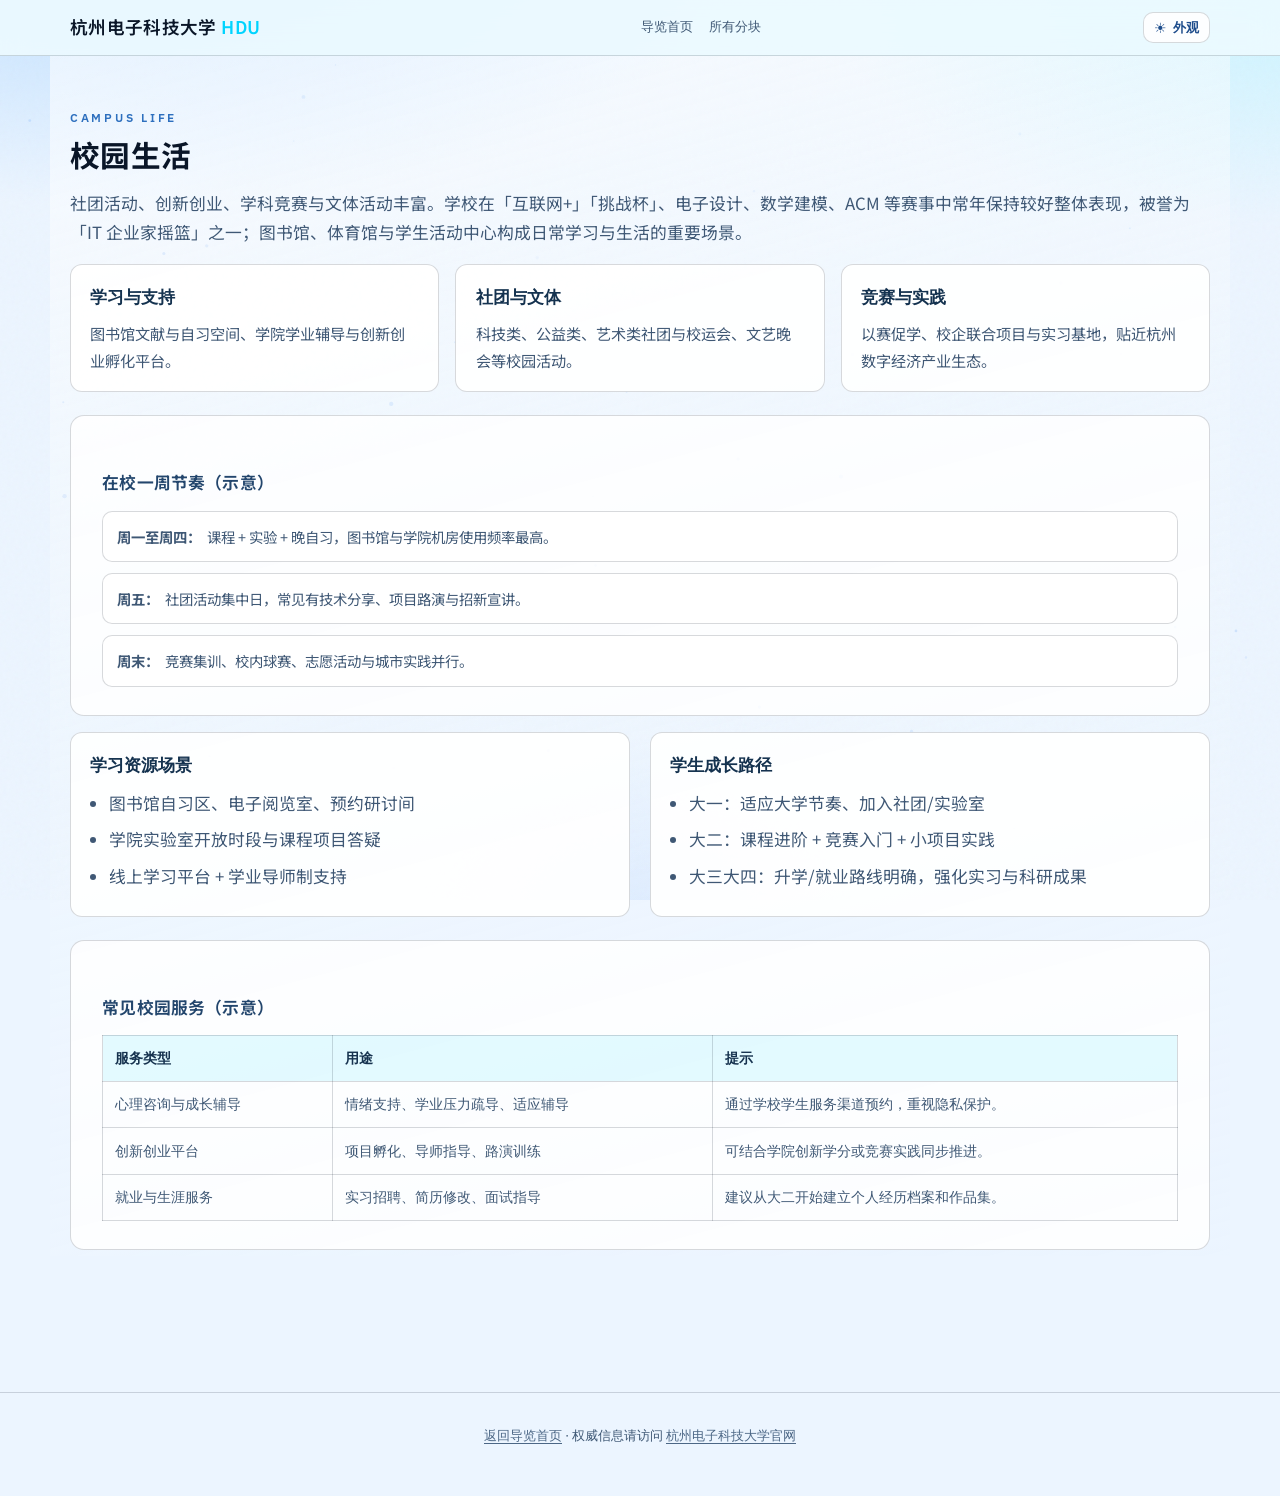
<file: page-life.html>
<!DOCTYPE html>
<html lang="zh-CN">
<head>
  <meta charset="UTF-8" />
  <meta name="viewport" content="width=device-width, initial-scale=1" />
  <meta name="description" content="杭州电子科技大学校园生活：社团、竞赛与文体活动。" />
  <title>校园生活 · 杭州电子科技大学展示</title>
  <link rel="preconnect" href="https://fonts.googleapis.com" />
  <link rel="preconnect" href="https://fonts.gstatic.com" crossorigin />
  <link href="https://fonts.googleapis.com/css2?family=Noto+Sans+SC:wght@400;500;600;700&family=IBM+Plex+Sans:wght@400;500;600&display=swap" rel="stylesheet" />
  <link rel="stylesheet" href="assets/site.css" />
</head>
<body>
  <a class="skip" href="#main">跳到主要内容</a>
  <div class="circuit-overlay" aria-hidden="true"></div>
  <div class="bg-mesh" aria-hidden="true"></div>
  <canvas id="bg-particles" class="bg-particles" aria-hidden="true"></canvas>
  <div class="bg-grain" aria-hidden="true"></div>

  <header class="site-header">
    <div class="header-inner">
      <a class="brand" href="index.html">杭州电子科技大学 <span>HDU</span></a>
      <nav class="subpage-nav" id="site-nav" aria-label="站内导航">
        <a href="index.html">导览首页</a>
        <a href="index.html#explore">所有分块</a>
      </nav>
      <div class="header-controls">
        <button type="button" class="theme-toggle" id="theme-toggle" aria-label="切换浅色或深色主题">外观</button>
        <button type="button" class="nav-toggle" id="nav-toggle" aria-expanded="false" aria-controls="site-nav">菜单</button>
      </div>
    </div>
  </header>

  <main id="main" class="wrap">
    <section id="life" aria-labelledby="life-title">
      <div class="section-label">Campus Life</div>
      <h2 id="life-title">校园生活</h2>
      <p>
        社团活动、创新创业、学科竞赛与文体活动丰富。学校在「互联网+」「挑战杯」、电子设计、数学建模、ACM 等赛事中常年保持较好整体表现，被誉为「IT 企业家摇篮」之一；图书馆、体育馆与学生活动中心构成日常学习与生活的重要场景。
      </p>
      <div class="grid-3">
        <div class="card">
          <strong>学习与支持</strong>
          <p style="margin: 0.5rem 0 0; font-size: 0.95rem;">图书馆文献与自习空间、学院学业辅导与创新创业孵化平台。</p>
        </div>
        <div class="card">
          <strong>社团与文体</strong>
          <p style="margin: 0.5rem 0 0; font-size: 0.95rem;">科技类、公益类、艺术类社团与校运会、文艺晚会等校园活动。</p>
        </div>
        <div class="card">
          <strong>竞赛与实践</strong>
          <p style="margin: 0.5rem 0 0; font-size: 0.95rem;">以赛促学、校企联合项目与实习基地，贴近杭州数字经济产业生态。</p>
        </div>
      </div>
      <div class="panel">
        <h3>在校一周节奏（示意）</h3>
        <div class="life-timeline">
          <div class="life-step"><strong>周一至周四：</strong>课程 + 实验 + 晚自习，图书馆与学院机房使用频率最高。</div>
          <div class="life-step"><strong>周五：</strong>社团活动集中日，常见有技术分享、项目路演与招新宣讲。</div>
          <div class="life-step"><strong>周末：</strong>竞赛集训、校内球赛、志愿活动与城市实践并行。</div>
        </div>
      </div>
      <div class="grid-2" style="margin-top: 1rem;">
        <div class="card">
          <strong>学习资源场景</strong>
          <ul class="clean" style="margin-top: 0.5rem;">
            <li>图书馆自习区、电子阅览室、预约研讨间</li>
            <li>学院实验室开放时段与课程项目答疑</li>
            <li>线上学习平台 + 学业导师制支持</li>
          </ul>
        </div>
        <div class="card">
          <strong>学生成长路径</strong>
          <ul class="clean" style="margin-top: 0.5rem;">
            <li>大一：适应大学节奏、加入社团/实验室</li>
            <li>大二：课程进阶 + 竞赛入门 + 小项目实践</li>
            <li>大三大四：升学/就业路线明确，强化实习与科研成果</li>
          </ul>
        </div>
      </div>
      <div class="panel">
        <h3>常见校园服务（示意）</h3>
        <table class="schedule">
          <thead>
            <tr>
              <th scope="col">服务类型</th>
              <th scope="col">用途</th>
              <th scope="col">提示</th>
            </tr>
          </thead>
          <tbody>
            <tr>
              <td>心理咨询与成长辅导</td>
              <td>情绪支持、学业压力疏导、适应辅导</td>
              <td>通过学校学生服务渠道预约，重视隐私保护。</td>
            </tr>
            <tr>
              <td>创新创业平台</td>
              <td>项目孵化、导师指导、路演训练</td>
              <td>可结合学院创新学分或竞赛实践同步推进。</td>
            </tr>
            <tr>
              <td>就业与生涯服务</td>
              <td>实习招聘、简历修改、面试指导</td>
              <td>建议从大二开始建立个人经历档案和作品集。</td>
            </tr>
          </tbody>
        </table>
      </div>
    </section>
  </main>

  <footer>
    <p>
      <a href="index.html">返回导览首页</a>
      · 权威信息请访问
      <a href="https://www.hdu.edu.cn/" target="_blank" rel="noopener noreferrer">杭州电子科技大学官网</a>
    </p>
  </footer>

  <button type="button" id="back-to-top" class="back-to-top" hidden aria-label="回到页面顶部">↑</button>

  <script src="assets/site-shell.js" defer></script>
  <script>
    (function () {
      var backBtn = document.getElementById("back-to-top");
      function updateBackToTop() {
        if (backBtn) backBtn.hidden = window.scrollY < 320;
      }
      window.addEventListener("scroll", updateBackToTop, { passive: true });
      updateBackToTop();
      if (backBtn) {
        backBtn.addEventListener("click", function () {
          window.scrollTo({ top: 0, behavior: "smooth" });
        });
      }
    })();
  </script>
</body>
</html>
</file>
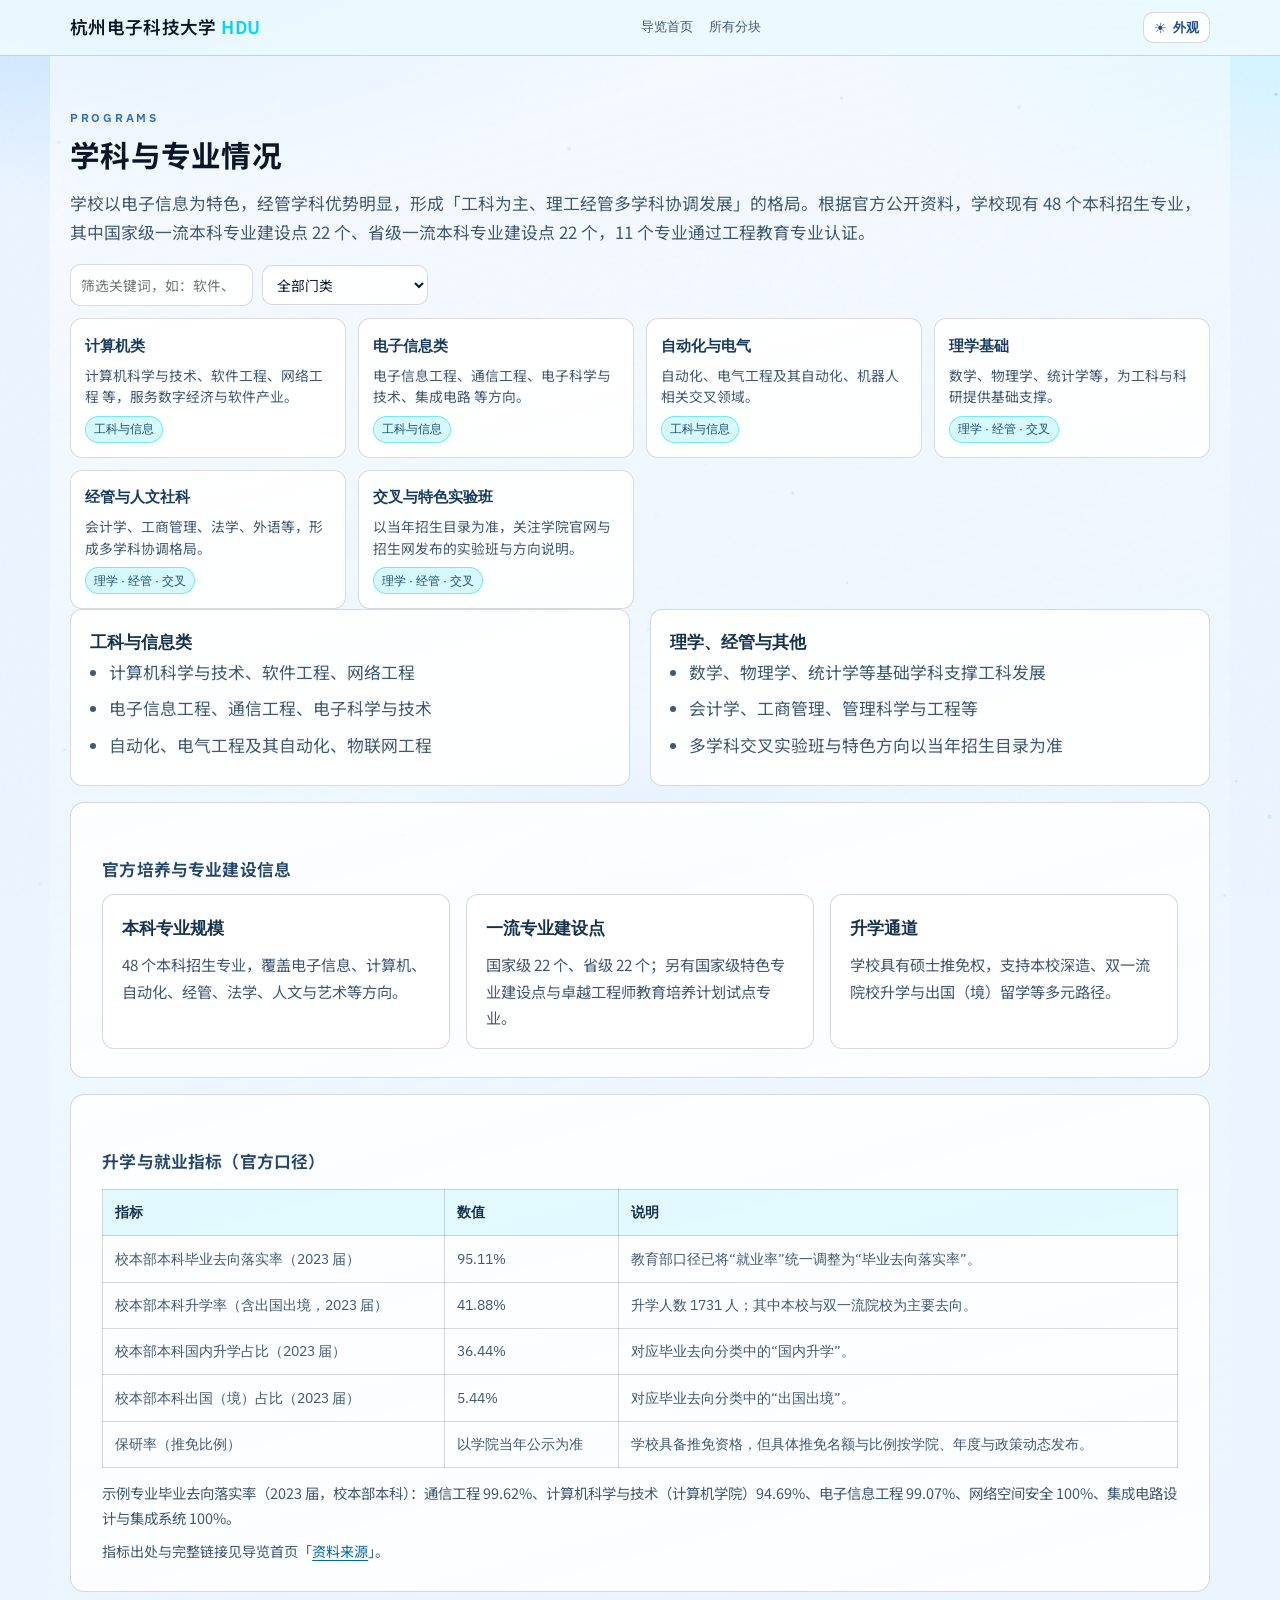
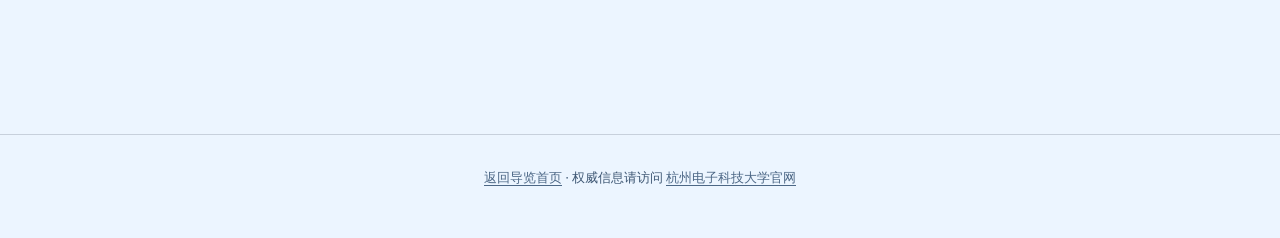
<file: page-majors.html>
<!DOCTYPE html>
<html lang="zh-CN">
<head>
  <meta charset="UTF-8" />
  <meta name="viewport" content="width=device-width, initial-scale=1" />
  <meta name="description" content="杭州电子科技大学学科专业、一流专业建设点与就业升学数据。" />
  <title>学科与专业 · 杭州电子科技大学展示</title>
  <link rel="preconnect" href="https://fonts.googleapis.com" />
  <link rel="preconnect" href="https://fonts.gstatic.com" crossorigin />
  <link href="https://fonts.googleapis.com/css2?family=Noto+Sans+SC:wght@400;500;600;700&family=IBM+Plex+Sans:wght@400;500;600&display=swap" rel="stylesheet" />
  <link rel="stylesheet" href="assets/site.css" />
</head>
<body>
  <a class="skip" href="#main">跳到主要内容</a>
  <div class="circuit-overlay" aria-hidden="true"></div>
  <div class="bg-mesh" aria-hidden="true"></div>
  <canvas id="bg-particles" class="bg-particles" aria-hidden="true"></canvas>
  <div class="bg-grain" aria-hidden="true"></div>

  <header class="site-header">
    <div class="header-inner">
      <a class="brand" href="index.html">杭州电子科技大学 <span>HDU</span></a>
      <nav class="subpage-nav" id="site-nav" aria-label="站内导航">
        <a href="index.html">导览首页</a>
        <a href="index.html#explore">所有分块</a>
      </nav>
      <div class="header-controls">
        <button type="button" class="theme-toggle" id="theme-toggle" aria-label="切换浅色或深色主题">外观</button>
        <button type="button" class="nav-toggle" id="nav-toggle" aria-expanded="false" aria-controls="site-nav">菜单</button>
      </div>
    </div>
  </header>

  <main id="main" class="wrap">
    <section id="majors" aria-labelledby="majors-title">
      <div class="section-label">Programs</div>
      <h2 id="majors-title">学科与专业情况</h2>
      <p>
        学校以电子信息为特色，经管学科优势明显，形成「工科为主、理工经管多学科协调发展」的格局。根据官方公开资料，学校现有 48 个本科招生专业，其中国家级一流本科专业建设点 22 个、省级一流本科专业建设点 22 个，11 个专业通过工程教育专业认证。
      </p>

      <div class="major-quick-tools">
        <input type="search" id="major-filter" placeholder="筛选关键词，如：软件、会计、自动化…" aria-label="按关键词筛选专业卡片" autocomplete="off" />
        <select id="major-cat" aria-label="专业门类">
          <option value="all">全部门类</option>
          <option value="工科">工科与信息</option>
          <option value="理学经管">理学 · 经管 · 交叉</option>
        </select>
      </div>
      <div class="major-quick-grid" id="major-quick-grid">
        <article class="major-quick-card" data-cat="工科" data-tags="计算机 软件 网络 人工智能 物联网">
          <h4>计算机类</h4>
          <p>计算机科学与技术、软件工程、网络工程 等，服务数字经济与软件产业。</p>
          <span class="major-tag">工科与信息</span>
        </article>
        <article class="major-quick-card" data-cat="工科" data-tags="电子 通信 信号 集成电路">
          <h4>电子信息类</h4>
          <p>电子信息工程、通信工程、电子科学与技术、集成电路 等方向。</p>
          <span class="major-tag">工科与信息</span>
        </article>
        <article class="major-quick-card" data-cat="工科" data-tags="自动化 电气 控制">
          <h4>自动化与电气</h4>
          <p>自动化、电气工程及其自动化、机器人相关交叉领域。</p>
          <span class="major-tag">工科与信息</span>
        </article>
        <article class="major-quick-card" data-cat="理学经管" data-tags="数学 物理 统计 基础">
          <h4>理学基础</h4>
          <p>数学、物理学、统计学等，为工科与科研提供基础支撑。</p>
          <span class="major-tag">理学 · 经管 · 交叉</span>
        </article>
        <article class="major-quick-card" data-cat="理学经管" data-tags="会计 工商管理 管理 经济">
          <h4>经管与人文社科</h4>
          <p>会计学、工商管理、法学、外语等，形成多学科协调格局。</p>
          <span class="major-tag">理学 · 经管 · 交叉</span>
        </article>
        <article class="major-quick-card" data-cat="理学经管" data-tags="交叉 实验 英才 创新">
          <h4>交叉与特色实验班</h4>
          <p>以当年招生目录为准，关注学院官网与招生网发布的实验班与方向说明。</p>
          <span class="major-tag">理学 · 经管 · 交叉</span>
        </article>
      </div>

      <div class="grid-2">
        <div class="card">
          <strong>工科与信息类</strong>
          <ul class="clean">
            <li>计算机科学与技术、软件工程、网络工程</li>
            <li>电子信息工程、通信工程、电子科学与技术</li>
            <li>自动化、电气工程及其自动化、物联网工程</li>
          </ul>
        </div>
        <div class="card">
          <strong>理学、经管与其他</strong>
          <ul class="clean">
            <li>数学、物理学、统计学等基础学科支撑工科发展</li>
            <li>会计学、工商管理、管理科学与工程等</li>
            <li>多学科交叉实验班与特色方向以当年招生目录为准</li>
          </ul>
        </div>
      </div>
      <div class="panel" style="margin-top: 1rem;">
        <h3>官方培养与专业建设信息</h3>
        <div class="grid-3" style="margin-top: 0.6rem;">
          <div class="card">
            <strong>本科专业规模</strong>
            <p style="margin: 0.5rem 0 0; font-size: 0.95rem;">48 个本科招生专业，覆盖电子信息、计算机、自动化、经管、法学、人文与艺术等方向。</p>
          </div>
          <div class="card">
            <strong>一流专业建设点</strong>
            <p style="margin: 0.5rem 0 0; font-size: 0.95rem;">国家级 22 个、省级 22 个；另有国家级特色专业建设点与卓越工程师教育培养计划试点专业。</p>
          </div>
          <div class="card">
            <strong>升学通道</strong>
            <p style="margin: 0.5rem 0 0; font-size: 0.95rem;">学校具有硕士推免权，支持本校深造、双一流院校升学与出国（境）留学等多元路径。</p>
          </div>
        </div>
      </div>
      <div class="panel" style="margin-top: 1rem;">
        <h3>升学与就业指标（官方口径）</h3>
        <table class="schedule">
          <thead>
            <tr>
              <th scope="col">指标</th>
              <th scope="col">数值</th>
              <th scope="col">说明</th>
            </tr>
          </thead>
          <tbody>
            <tr>
              <td>校本部本科毕业去向落实率（2023 届）</td>
              <td>95.11%</td>
              <td>教育部口径已将“就业率”统一调整为“毕业去向落实率”。</td>
            </tr>
            <tr>
              <td>校本部本科升学率（含出国出境，2023 届）</td>
              <td>41.88%</td>
              <td>升学人数 1731 人；其中本校与双一流院校为主要去向。</td>
            </tr>
            <tr>
              <td>校本部本科国内升学占比（2023 届）</td>
              <td>36.44%</td>
              <td>对应毕业去向分类中的“国内升学”。</td>
            </tr>
            <tr>
              <td>校本部本科出国（境）占比（2023 届）</td>
              <td>5.44%</td>
              <td>对应毕业去向分类中的“出国出境”。</td>
            </tr>
            <tr>
              <td>保研率（推免比例）</td>
              <td>以学院当年公示为准</td>
              <td>学校具备推免资格，但具体推免名额与比例按学院、年度与政策动态发布。</td>
            </tr>
          </tbody>
        </table>
        <p style="margin: 0.75rem 0 0; font-size: 0.9rem;">
          示例专业毕业去向落实率（2023 届，校本部本科）：通信工程 99.62%、计算机科学与技术（计算机学院）94.69%、电子信息工程 99.07%、网络空间安全 100%、集成电路设计与集成系统 100%。
        </p>
        <p style="margin: 0.5rem 0 0; font-size: 0.88rem;">
          指标出处与完整链接见导览首页「<a href="index.html#sources">资料来源</a>」。
        </p>
      </div>
    </section>
  </main>

  <footer>
    <p>
      <a href="index.html">返回导览首页</a>
      · 权威信息请访问
      <a href="https://www.hdu.edu.cn/" target="_blank" rel="noopener noreferrer">杭州电子科技大学官网</a>
    </p>
  </footer>

  <button type="button" id="back-to-top" class="back-to-top" hidden aria-label="回到页面顶部">↑</button>

  <script src="assets/site-shell.js" defer></script>
  <script>
    (function () {
      var grid = document.getElementById("major-quick-grid");
      var filter = document.getElementById("major-filter");
      var cat = document.getElementById("major-cat");
      function applyMajorFilter() {
        var q = (filter && filter.value || "").trim().toLowerCase();
        var c = cat ? cat.value : "all";
        var cards = grid ? grid.querySelectorAll(".major-quick-card") : [];
        cards.forEach(function (card) {
          var okCat = c === "all" || card.getAttribute("data-cat") === c;
          var tags = (card.getAttribute("data-tags") || "").toLowerCase();
          var text = card.textContent.toLowerCase();
          var okQ = !q || tags.indexOf(q) !== -1 || text.indexOf(q) !== -1;
          card.style.display = okCat && okQ ? "" : "none";
        });
      }
      if (filter) filter.addEventListener("input", applyMajorFilter);
      if (cat) cat.addEventListener("change", applyMajorFilter);

      var backBtn = document.getElementById("back-to-top");
      function updateBackToTop() {
        if (backBtn) backBtn.hidden = window.scrollY < 320;
      }
      window.addEventListener("scroll", updateBackToTop, { passive: true });
      updateBackToTop();
      if (backBtn) {
        backBtn.addEventListener("click", function () {
          window.scrollTo({ top: 0, behavior: "smooth" });
        });
      }
    })();
  </script>
</body>
</html>
</file>
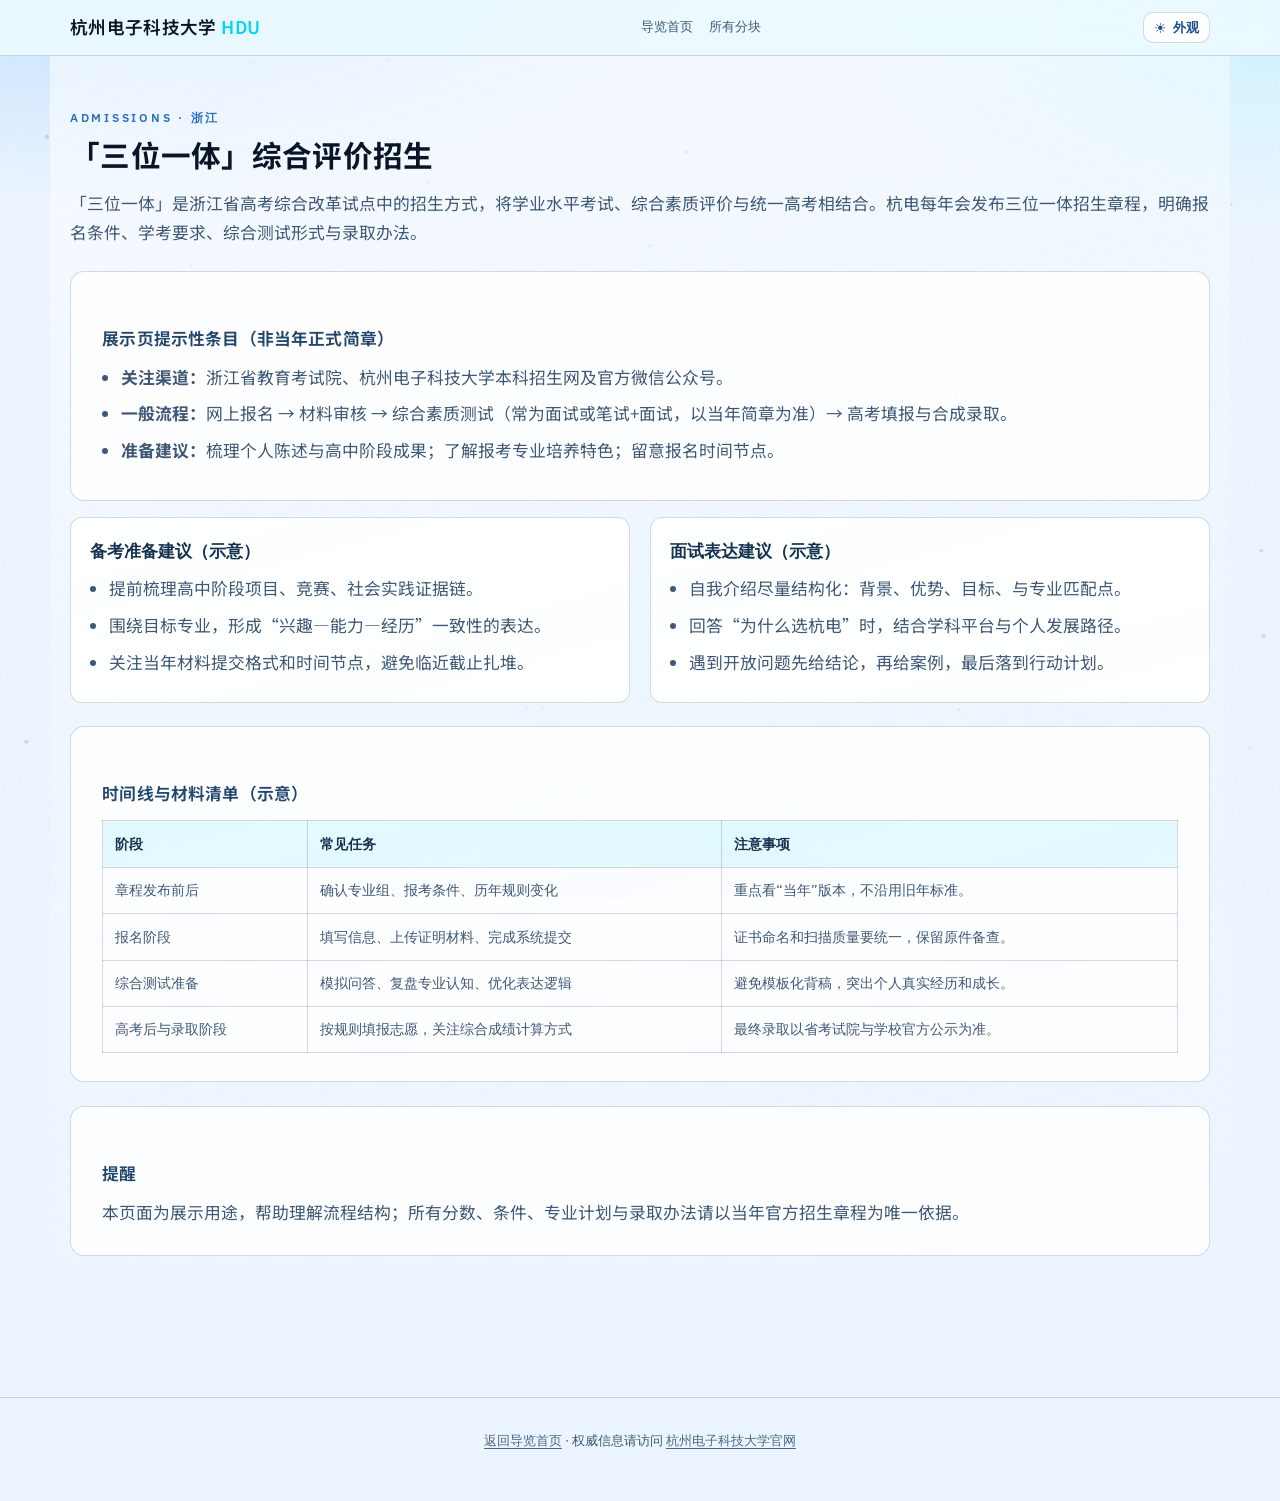
<file: page-sanwei.html>
<!DOCTYPE html>
<html lang="zh-CN">
<head>
  <meta charset="UTF-8" />
  <meta name="viewport" content="width=device-width, initial-scale=1" />
  <meta name="description" content="杭州电子科技大学浙江省三位一体综合评价招生提示。" />
  <title>三位一体招生 · 杭州电子科技大学展示</title>
  <link rel="preconnect" href="https://fonts.googleapis.com" />
  <link rel="preconnect" href="https://fonts.gstatic.com" crossorigin />
  <link href="https://fonts.googleapis.com/css2?family=Noto+Sans+SC:wght@400;500;600;700&family=IBM+Plex+Sans:wght@400;500;600&display=swap" rel="stylesheet" />
  <link rel="stylesheet" href="assets/site.css" />
</head>
<body>
  <a class="skip" href="#main">跳到主要内容</a>
  <div class="circuit-overlay" aria-hidden="true"></div>
  <div class="bg-mesh" aria-hidden="true"></div>
  <canvas id="bg-particles" class="bg-particles" aria-hidden="true"></canvas>
  <div class="bg-grain" aria-hidden="true"></div>

  <header class="site-header">
    <div class="header-inner">
      <a class="brand" href="index.html">杭州电子科技大学 <span>HDU</span></a>
      <nav class="subpage-nav" id="site-nav" aria-label="站内导航">
        <a href="index.html">导览首页</a>
        <a href="index.html#explore">所有分块</a>
      </nav>
      <div class="header-controls">
        <button type="button" class="theme-toggle" id="theme-toggle" aria-label="切换浅色或深色主题">外观</button>
        <button type="button" class="nav-toggle" id="nav-toggle" aria-expanded="false" aria-controls="site-nav">菜单</button>
      </div>
    </div>
  </header>

  <main id="main" class="wrap">
    <section id="sanwei" aria-labelledby="sanwei-title">
      <div class="section-label">Admissions · 浙江</div>
      <h2 id="sanwei-title">「三位一体」综合评价招生</h2>
      <p>
        「三位一体」是浙江省高考综合改革试点中的招生方式，将学业水平考试、综合素质评价与统一高考相结合。杭电每年会发布三位一体招生章程，明确报名条件、学考要求、综合测试形式与录取办法。
      </p>
      <div class="panel">
        <h3>展示页提示性条目（非当年正式简章）</h3>
        <ul class="clean">
          <li><strong>关注渠道：</strong>浙江省教育考试院、杭州电子科技大学本科招生网及官方微信公众号。</li>
          <li><strong>一般流程：</strong>网上报名 → 材料审核 → 综合素质测试（常为面试或笔试+面试，以当年简章为准）→ 高考填报与合成录取。</li>
          <li><strong>准备建议：</strong>梳理个人陈述与高中阶段成果；了解报考专业培养特色；留意报名时间节点。</li>
        </ul>
      </div>
      <div class="grid-2" style="margin-top: 1rem;">
        <div class="card">
          <strong>备考准备建议（示意）</strong>
          <ul class="clean" style="margin-top: 0.5rem;">
            <li>提前梳理高中阶段项目、竞赛、社会实践证据链。</li>
            <li>围绕目标专业，形成“兴趣—能力—经历”一致性的表达。</li>
            <li>关注当年材料提交格式和时间节点，避免临近截止扎堆。</li>
          </ul>
        </div>
        <div class="card">
          <strong>面试表达建议（示意）</strong>
          <ul class="clean" style="margin-top: 0.5rem;">
            <li>自我介绍尽量结构化：背景、优势、目标、与专业匹配点。</li>
            <li>回答“为什么选杭电”时，结合学科平台与个人发展路径。</li>
            <li>遇到开放问题先给结论，再给案例，最后落到行动计划。</li>
          </ul>
        </div>
      </div>
      <div class="panel">
        <h3>时间线与材料清单（示意）</h3>
        <table class="schedule">
          <thead>
            <tr>
              <th scope="col">阶段</th>
              <th scope="col">常见任务</th>
              <th scope="col">注意事项</th>
            </tr>
          </thead>
          <tbody>
            <tr>
              <td>章程发布前后</td>
              <td>确认专业组、报考条件、历年规则变化</td>
              <td>重点看“当年”版本，不沿用旧年标准。</td>
            </tr>
            <tr>
              <td>报名阶段</td>
              <td>填写信息、上传证明材料、完成系统提交</td>
              <td>证书命名和扫描质量要统一，保留原件备查。</td>
            </tr>
            <tr>
              <td>综合测试准备</td>
              <td>模拟问答、复盘专业认知、优化表达逻辑</td>
              <td>避免模板化背稿，突出个人真实经历和成长。</td>
            </tr>
            <tr>
              <td>高考后与录取阶段</td>
              <td>按规则填报志愿，关注综合成绩计算方式</td>
              <td>最终录取以省考试院与学校官方公示为准。</td>
            </tr>
          </tbody>
        </table>
      </div>
      <div class="panel">
        <h3>提醒</h3>
        <p style="margin: 0;">本页面为展示用途，帮助理解流程结构；所有分数、条件、专业计划与录取办法请以当年官方招生章程为唯一依据。</p>
      </div>
    </section>
  </main>

  <footer>
    <p>
      <a href="index.html">返回导览首页</a>
      · 权威信息请访问
      <a href="https://www.hdu.edu.cn/" target="_blank" rel="noopener noreferrer">杭州电子科技大学官网</a>
    </p>
  </footer>

  <button type="button" id="back-to-top" class="back-to-top" hidden aria-label="回到页面顶部">↑</button>

  <script src="assets/site-shell.js" defer></script>
  <script>
    (function () {
      var backBtn = document.getElementById("back-to-top");
      function updateBackToTop() {
        if (backBtn) backBtn.hidden = window.scrollY < 320;
      }
      window.addEventListener("scroll", updateBackToTop, { passive: true });
      updateBackToTop();
      if (backBtn) {
        backBtn.addEventListener("click", function () {
          window.scrollTo({ top: 0, behavior: "smooth" });
        });
      }
    })();
  </script>
</body>
</html>
</file>
<file: assets/site.css>
﻿:root {
      --bg-deep: #ecf5ff;
      --bg-panel: rgba(255, 255, 255, 0.84);
      --bg-card: rgba(255, 255, 255, 0.92);
      --stroke: rgba(10, 22, 40, 0.16);
      --text: #0a1628;
      --muted: #3f5875;
      --accent: #00d4ff;
      --accent-dim: rgba(0, 212, 255, 0.18);
      --accent-energy: #ff6b35;
      --anniversary-gold: #d4af37;
      --link: #0067b5;
      --radius: 14px;
      --shadow: 0 18px 38px rgba(30, 64, 175, 0.16);
      --font-display: "Noto Sans SC", "Source Han Sans SC", "PingFang SC", "Microsoft YaHei", sans-serif;
      --font-body: "Noto Sans SC", "Source Han Sans SC", "PingFang SC", "Microsoft YaHei", sans-serif;
      --font-ui: "IBM Plex Sans", system-ui, sans-serif;
    }

    body[data-theme="dark"] {
      --bg-deep: #071220;
      --bg-panel: rgba(12, 26, 44, 0.88);
      --bg-card: rgba(14, 31, 52, 0.92);
      --stroke: rgba(102, 153, 196, 0.32);
      --text: #e2f0ff;
      --muted: #aac1da;
      --accent: #00d4ff;
      --accent-dim: rgba(0, 212, 255, 0.2);
      --accent-energy: #ff6b35;
      --link: #7be4ff;
      --shadow: 0 18px 40px rgba(0, 0, 0, 0.45);
    }

    *,
    *::before,
    *::after {
      box-sizing: border-box;
    }

    html {
      scroll-behavior: smooth;
    }

    body {
      margin: 0;
      color: var(--text);
      background: var(--bg-deep);
      font-family: var(--font-body);
      font-size: 1.05rem;
      line-height: 1.75;
      -webkit-font-smoothing: antialiased;
    }

    .bg-mesh {
      position: fixed;
      inset: 0;
      z-index: -3;
      background:
        radial-gradient(ellipse 90% 60% at 10% -10%, #b8dcff 0%, transparent 55%),
        radial-gradient(ellipse 70% 50% at 100% 0%, #ccf4ff 0%, transparent 50%),
        radial-gradient(ellipse 50% 40% at 50% 100%, #d9e9ff 0%, transparent 45%),
        var(--bg-deep);
    }

    .bg-particles {
      position: fixed;
      inset: 0;
      z-index: -2;
      width: 100%;
      height: 100%;
      pointer-events: none;
      opacity: 0.55;
    }

    .fx-fireworks {
      position: fixed;
      inset: 0;
      z-index: 120;
      width: 100%;
      height: 100%;
      pointer-events: none;
    }

    .bg-grain {
      position: fixed;
      inset: 0;
      z-index: -1;
      opacity: 0.03;
      pointer-events: none;
      background-image: url("data:image/svg+xml,%3Csvg viewBox='0 0 256 256' xmlns='http://www.w3.org/2000/svg'%3E%3Cfilter id='n'%3E%3CfeTurbulence type='fractalNoise' baseFrequency='0.85' numOctaves='4' stitchTiles='stitch'/%3E%3C/filter%3E%3Crect width='100%25' height='100%25' filter='url(%23n)'/%3E%3C/svg%3E");
    }

    .circuit-overlay {
      position: fixed;
      inset: 0;
      z-index: -4;
      pointer-events: none;
      opacity: 0.38;
      background:
        linear-gradient(90deg, transparent 0 8%, rgba(0, 212, 255, 0.14) 8.2% 8.4%, transparent 8.6% 30%, rgba(0, 212, 255, 0.12) 30.2% 30.4%, transparent 30.6% 100%),
        linear-gradient(0deg, transparent 0 12%, rgba(0, 212, 255, 0.11) 12.2% 12.4%, transparent 12.6% 46%, rgba(0, 212, 255, 0.1) 46.2% 46.4%, transparent 46.6% 100%);
      mix-blend-mode: screen;
    }

    a {
      color: var(--link);
      text-decoration-thickness: 1px;
      text-underline-offset: 3px;
    }

    a:hover {
      color: #008ec2;
    }

    .skip {
      position: absolute;
      left: -999px;
      top: 0;
      padding: 0.5rem 1rem;
      background: #000;
      color: #fff;
      z-index: 1000;
    }

    .skip:focus {
      left: 1rem;
    }

    /* Header */
    header.site-header {
      position: sticky;
      top: 0;
      z-index: 100;
      backdrop-filter: blur(14px);
      background: rgba(236, 250, 255, 0.92);
      border-bottom: 1px solid var(--stroke);
    }

    .header-inner {
      max-width: 1180px;
      margin: 0 auto;
      padding: 0.75rem 1.25rem;
      display: flex;
      align-items: center;
      justify-content: space-between;
      gap: 1rem;
      flex-wrap: wrap;
      position: relative;
    }

    .brand {
      font-family: var(--font-display);
      font-weight: 600;
      font-size: 1.1rem;
      letter-spacing: 0.02em;
      color: var(--text);
      text-decoration: none;
    }

    .brand span {
      color: var(--accent);
    }

    nav.anchor-nav {
      font-family: var(--font-ui);
      font-size: 0.82rem;
      font-weight: 500;
      display: flex;
      flex-wrap: wrap;
      gap: 0.35rem 0.75rem;
      justify-content: flex-end;
    }

    nav.anchor-nav a {
      color: var(--muted);
      text-decoration: none;
      padding: 0.35rem 0.55rem;
      border-radius: 8px;
      transition: color 0.2s, background 0.2s;
    }

    nav.anchor-nav a:hover,
    nav.anchor-nav a:focus-visible {
      color: var(--text);
      background: rgba(0, 212, 255, 0.16);
      outline: none;
    }

    nav.anchor-nav a.is-active {
      color: var(--text);
      background: rgba(0, 212, 255, 0.26);
      font-weight: 600;
    }

    .nav-toggle {
      display: none;
      align-items: center;
      justify-content: center;
      gap: 0.35rem;
      border: 1px solid var(--stroke);
      border-radius: 10px;
      background: rgba(255, 255, 255, 0.88);
      color: #1e4d8c;
      font-family: var(--font-ui);
      font-size: 0.8rem;
      font-weight: 600;
      padding: 0.35rem 0.65rem;
      cursor: pointer;
    }

    .theme-toggle {
      display: inline-flex;
      align-items: center;
      gap: 0.38rem;
      border: 1px solid var(--stroke);
      border-radius: 10px;
      background: rgba(255, 255, 255, 0.88);
      color: #1e4d8c;
      font-family: var(--font-ui);
      font-size: 0.8rem;
      font-weight: 600;
      padding: 0.35rem 0.65rem;
      cursor: pointer;
      white-space: nowrap;
      transition: background-color 150ms ease, color 150ms ease, border-color 150ms ease;
    }

    .theme-toggle::before {
      content: "\2600";
      font-size: 0.88rem;
      line-height: 1;
    }

    .nav-toggle:focus-visible {
      outline: 2px solid var(--accent);
      outline-offset: 2px;
    }

    .theme-toggle:focus-visible {
      outline: 2px solid var(--accent);
      outline-offset: 2px;
    }

    @media (max-width: 840px) {
      .header-inner {
        flex-wrap: nowrap;
      }

      .brand {
        font-size: 1rem;
      }

      .theme-toggle {
        font-size: 0.75rem;
        padding: 0.32rem 0.5rem;
      }

      .nav-toggle {
        display: inline-flex;
      }

      nav.anchor-nav,
      nav.subpage-nav {
        display: none;
        position: absolute;
        top: calc(100% + 0.45rem);
        right: 1.25rem;
        left: 1.25rem;
        flex-direction: column;
        gap: 0.25rem;
        padding: 0.6rem;
        border-radius: 12px;
        border: 1px solid var(--stroke);
        background: rgba(255, 255, 255, 0.97);
        box-shadow: 0 14px 32px rgba(30, 64, 175, 0.2);
        z-index: 99;
      }

      header.site-header.nav-open nav.anchor-nav,
      header.site-header.nav-open nav.subpage-nav {
        display: flex;
      }

      nav.anchor-nav a,
      nav.subpage-nav a {
        width: 100%;
        border-radius: 9px;
        padding: 0.5rem 0.65rem;
      }
    }

    body[data-theme="dark"] .bg-mesh {
      background:
        radial-gradient(ellipse 90% 60% at 10% -10%, #112943 0%, transparent 55%),
        radial-gradient(ellipse 70% 50% at 100% 0%, #0f3554 0%, transparent 50%),
        radial-gradient(ellipse 50% 40% at 50% 100%, #0d223a 0%, transparent 45%),
        var(--bg-deep);
    }

    body[data-theme="dark"] .bg-particles {
      opacity: 0.65;
    }

    body[data-theme="dark"] header.site-header {
      background: rgba(7, 20, 36, 0.92);
    }

    body[data-theme="dark"] nav.anchor-nav,
    body[data-theme="dark"] nav.subpage-nav {
      background: rgba(9, 24, 40, 0.98);
    }

    body[data-theme="dark"] .nav-toggle,
    body[data-theme="dark"] .theme-toggle {
      background: rgba(12, 29, 48, 0.95);
      color: #cbe8ff;
    }

    body[data-theme="dark"] .theme-toggle::before {
      content: "\263E";
    }

    body[data-theme="dark"] .carousel,
    body[data-theme="dark"] .panel,
    body[data-theme="dark"] .card,
    body[data-theme="dark"] .info-card,
    body[data-theme="dark"] .landmark,
    body[data-theme="dark"] .hero-card,
    body[data-theme="dark"] .map-box,
    body[data-theme="dark"] .sources-inner,
    body[data-theme="dark"] .wall-card {
      background: rgba(12, 27, 45, 0.9);
      color: var(--text);
    }

    body[data-theme="dark"] .carousel-controls {
      background: linear-gradient(180deg, rgba(10, 24, 40, 0.5), rgba(9, 22, 36, 0.95));
    }

    body[data-theme="dark"] .carousel-btn,
    body[data-theme="dark"] .back-to-top {
      background: rgba(11, 28, 46, 0.95);
      color: #cbe8ff;
    }

    body[data-theme="dark"] .map-caption,
    body[data-theme="dark"] footer {
      background: rgba(9, 22, 36, 0.7);
      color: var(--muted);
    }

    body[data-theme="dark"] .wall-form input,
    body[data-theme="dark"] .wall-form textarea {
      background: rgba(8, 22, 38, 0.95);
      color: var(--text);
    }

    body[data-theme="dark"] main.wrap > section + section {
      border-top: 1px solid rgba(123, 228, 255, 0.18);
    }

    body[data-theme="dark"] main.wrap > section:nth-child(odd) {
      background: linear-gradient(
        165deg,
        rgba(14, 30, 48, 0.92) 0%,
        rgba(10, 23, 38, 0.76) 45%,
        rgba(7, 18, 32, 0.56) 100%
      );
    }

    body[data-theme="dark"] main.wrap > section:nth-child(even) {
      background: linear-gradient(
        165deg,
        rgba(8, 22, 36, 0.92) 0%,
        rgba(11, 27, 43, 0.74) 50%,
        rgba(8, 20, 35, 0.56) 100%
      );
    }

    body[data-theme="dark"] .section-label {
      color: #7be4ff;
    }

    body[data-theme="dark"] h1,
    body[data-theme="dark"] h2,
    body[data-theme="dark"] h3,
    body[data-theme="dark"] strong {
      color: #e6f4ff;
    }

    body[data-theme="dark"] p,
    body[data-theme="dark"] li,
    body[data-theme="dark"] dd,
    body[data-theme="dark"] td {
      color: #bfd5ea;
    }

    body[data-theme="dark"] .info-card strong {
      color: #eef8ff;
      font-weight: 700;
    }

    body[data-theme="dark"] .info-card p {
      color: #cfe2f3;
    }

    body[data-theme="dark"] .info-icon {
      color: #041a2c;
      background: rgba(123, 228, 255, 0.88);
      border-color: rgba(185, 242, 255, 0.95);
      box-shadow: 0 0 0 1px rgba(6, 26, 44, 0.35) inset;
    }

    body[data-theme="dark"] .hero-badge {
      color: #eaf8ff;
      background: rgba(0, 212, 255, 0.22);
      border-color: rgba(146, 237, 255, 0.58);
      box-shadow: 0 0 0 1px rgba(8, 30, 49, 0.38) inset, 0 8px 20px rgba(0, 120, 163, 0.25);
    }

    body,
    .panel,
    .card,
    .info-card,
    .hero-card,
    .carousel,
    .landmark,
    .sources-inner,
    header.site-header,
    nav.anchor-nav,
    .map-box {
      transition: background-color 150ms ease, color 150ms ease, border-color 150ms ease;
    }

    .reveal-up {
      opacity: 0;
      transform: translateY(18px);
      transition: opacity 400ms ease-out, transform 400ms ease-out;
      transition-delay: var(--reveal-delay, 0ms);
      will-change: opacity, transform;
    }

    .reveal-up.is-visible {
      opacity: 1;
      transform: translateY(0);
    }

    @media (prefers-reduced-motion: reduce) {
      .reveal-up {
        opacity: 1;
        transform: none;
        transition: none;
      }
    }

    /* Layout */
    .wrap {
      max-width: 1180px;
      margin: 0 auto;
      padding: 0 1.25rem 4rem;
    }

    section {
      scroll-margin-top: 88px;
      padding-top: 3.2rem;
      margin-bottom: 1.5rem;
    }

    /* Section rhythm: subtle bands + faint dividers (full-bleed within .wrap) */
    main.wrap > section {
      margin-left: -1.25rem;
      margin-right: -1.25rem;
      padding-left: 1.25rem;
      padding-right: 1.25rem;
      padding-bottom: 0.35rem;
    }

    main.wrap > section + section {
      border-top: 1px solid rgba(29, 78, 216, 0.09);
    }

    main.wrap > section:nth-child(odd) {
      background: linear-gradient(
        165deg,
        rgba(255, 255, 255, 0.55) 0%,
        rgba(244, 250, 255, 0.35) 45%,
        rgba(234, 244, 255, 0.12) 100%
      );
    }

    main.wrap > section:nth-child(even) {
      background: linear-gradient(
        165deg,
        rgba(218, 236, 255, 0.42) 0%,
        rgba(228, 242, 255, 0.28) 50%,
        rgba(236, 248, 255, 0.14) 100%
      );
    }

    .section-label {
      font-family: var(--font-ui);
      font-size: 0.78rem;
      font-weight: 600;
      letter-spacing: 0.22em;
      text-transform: uppercase;
      color: #2d6fbe;
      margin-bottom: 0.5rem;
    }

    h1,
    h2 {
      font-family: var(--font-display);
      font-weight: 700;
      letter-spacing: 0.01em;
      line-height: 1.2;
      margin: 0 0 1rem;
    }

    h1 {
      font-size: clamp(2rem, 4.5vw, 2.85rem);
    }

    #hero-title {
      position: relative;
      min-height: 2.7em;
    }

    #hero-title.is-typing::after {
      content: "";
      display: inline-block;
      width: 0.08em;
      height: 1em;
      margin-left: 0.14em;
      vertical-align: -0.08em;
      background: var(--accent);
      animation: caret-blink 0.95s steps(1, end) infinite;
    }

    @keyframes caret-blink {
      0%,
      46% {
        opacity: 1;
      }
      47%,
      100% {
        opacity: 0;
      }
    }

    h2 {
      font-size: clamp(1.45rem, 2.8vw, 1.85rem);
    }

    h3 {
      font-family: var(--font-display);
      font-size: 1.05rem;
      font-weight: 650;
      letter-spacing: 0.01em;
      margin: 1.5rem 0 0.6rem;
      color: #23466d;
    }

    p {
      margin: 0 0 1rem;
      color: var(--muted);
    }

    /* Hero */
    .hero {
      padding: 3.5rem 0 2rem;
      display: grid;
      gap: 2rem;
      grid-template-columns: 1fr;
    }

    .countdown-wrap {
      margin-top: -0.4rem;
      margin-bottom: 1rem;
    }

    .countdown-panel {
      border: 1px solid var(--stroke);
      border-radius: 12px;
      background: var(--bg-panel);
      padding: 0.95rem 1rem;
    }

    .countdown-head {
      margin: 0 0 0.55rem;
      font-family: var(--font-ui);
      font-size: 0.82rem;
      color: var(--muted);
    }

    .countdown-grid {
      display: grid;
      grid-template-columns: repeat(4, minmax(0, 1fr));
      gap: 0.55rem;
    }

    .flip-box {
      border-radius: 10px;
      padding: 0.6rem 0.45rem;
      text-align: center;
      border: 1px solid var(--stroke);
      background: linear-gradient(180deg, rgba(255, 255, 255, 0.92), rgba(226, 240, 255, 0.88));
      transition: background-color 180ms ease, border-color 180ms ease, box-shadow 180ms ease;
    }

    .flip-box.flip {
      border-color: rgba(0, 212, 255, 0.55);
      box-shadow: 0 0 0 2px rgba(0, 212, 255, 0.16) inset;
    }

    .flip-value {
      font-family: var(--font-ui);
      font-size: clamp(1.15rem, 2.4vw, 1.55rem);
      font-weight: 700;
      line-height: 1.1;
      color: var(--text);
      transition: opacity 160ms ease, transform 160ms ease, color 180ms ease;
    }

    .flip-box.flip .flip-value {
      opacity: 0.78;
      transform: translateY(-1px);
      color: #0d4d7a;
    }

    .flip-label {
      margin-top: 0.22rem;
      font-family: var(--font-ui);
      font-size: 0.72rem;
      color: var(--muted);
      letter-spacing: 0.05em;
      text-transform: uppercase;
    }

    @media (min-width: 900px) {
      .hero {
        grid-template-columns: 1.15fr 0.85fr;
        align-items: center;
      }
    }

    .hero-badge {
      display: inline-flex;
      align-items: center;
      gap: 0.5rem;
      font-family: var(--font-ui);
      font-size: 0.84rem;
      font-weight: 600;
      padding: 0.35rem 0.85rem;
      border-radius: 999px;
      background: rgba(0, 212, 255, 0.16);
      border: 1px solid rgba(0, 212, 255, 0.32);
      color: #0b3556;
      margin-bottom: 1rem;
    }

    .hero-lead {
      font-size: 1.12rem;
      color: var(--muted);
      max-width: 42ch;
    }

    .hero-card {
      background: var(--bg-panel);
      border: 1px solid var(--stroke);
      border-radius: var(--radius);
      padding: 1.5rem;
      box-shadow: var(--shadow);
    }

    .hero-card dl {
      margin: 0;
      display: grid;
      gap: 0.75rem;
    }

    .hero-card dt {
      font-family: var(--font-ui);
      font-size: 0.72rem;
      text-transform: uppercase;
      letter-spacing: 0.12em;
      color: var(--muted);
    }

    .hero-card dd {
      margin: 0;
      font-size: 0.95rem;
      color: #27486d;
    }

    /* Panels & grids */
    .panel {
      background: var(--bg-panel);
      border: 1px solid var(--stroke);
      border-radius: var(--radius);
      padding: 1.75rem 1.95rem;
      margin-top: 1.45rem;
    }

    .grid-2 {
      display: grid;
      gap: 1.25rem;
    }

    @media (min-width: 768px) {
      .grid-2 {
        grid-template-columns: 1fr 1fr;
      }
    }

    .grid-3 {
      display: grid;
      gap: 1rem;
    }

    @media (min-width: 640px) {
      .grid-3 {
        grid-template-columns: repeat(3, 1fr);
      }
    }

    .card {
      background: var(--bg-card);
      border: 1px solid var(--stroke);
      border-radius: 12px;
      padding: 1.1rem 1.2rem;
    }

    .info-grid {
      display: grid;
      gap: 0.9rem;
      grid-template-columns: 1fr;
      margin-top: 1rem;
    }

    @media (min-width: 700px) {
      .info-grid {
        grid-template-columns: repeat(3, 1fr);
      }
    }

    .info-card {
      border: 1px solid var(--stroke);
      border-radius: 12px;
      padding: 1rem 1.1rem;
      background: linear-gradient(160deg, rgba(255, 255, 255, 0.95), rgba(235, 246, 255, 0.9));
    }

    .info-icon {
      display: inline-flex;
      align-items: center;
      justify-content: center;
      width: 1.45rem;
      height: 1.45rem;
      border-radius: 8px;
      margin-right: 0.4rem;
      font-family: var(--font-ui);
      font-size: 0.76rem;
      font-weight: 700;
      color: #09344f;
      background: rgba(0, 212, 255, 0.2);
      border: 1px solid rgba(0, 212, 255, 0.35);
      vertical-align: 1px;
    }

    .info-card strong {
      font-family: var(--font-ui);
      color: #163b64;
      font-size: 0.93rem;
    }

    .info-card p {
      margin: 0.55rem 0 0;
      font-size: 0.9rem;
      line-height: 1.65;
      color: #456685;
    }

    .card strong {
      color: #14324f;
      font-family: var(--font-ui);
      font-weight: 600;
    }

    ul.clean {
      margin: 0;
      padding-left: 1.2rem;
      color: var(--muted);
    }

    ul.clean li {
      margin-bottom: 0.45rem;
    }

    /* Timeline */
    .timeline {
      position: relative;
      padding-left: 1.25rem;
      border-left: 2px solid rgba(232, 184, 74, 0.35);
      margin: 1rem 0 0;
    }

    .timeline-item {
      margin-bottom: 1.25rem;
      position: relative;
    }

    .timeline-item::before {
      content: "";
      position: absolute;
      left: -1.42rem;
      top: 0.45rem;
      width: 9px;
      height: 9px;
      border-radius: 50%;
      background: var(--accent);
      box-shadow: 0 0 0 4px rgba(232, 184, 74, 0.2);
    }

    .year {
      font-family: var(--font-ui);
      font-size: 0.85rem;
      font-weight: 600;
      color: var(--accent);
    }

    /* Table */
    table.schedule {
      width: 100%;
      border-collapse: collapse;
      font-family: var(--font-ui);
      font-size: 0.88rem;
      margin-top: 0.75rem;
    }

    table.schedule th,
    table.schedule td {
      border: 1px solid var(--stroke);
      padding: 0.65rem 0.75rem;
      text-align: left;
    }

    table.schedule th {
      background: rgba(0, 212, 255, 0.1);
      color: #16324f;
      font-weight: 600;
    }

    table.schedule td {
      color: var(--muted);
    }

    /* Anniversary logo */
    .logo-70 {
      display: flex;
      align-items: center;
      gap: 1.5rem;
      flex-wrap: wrap;
      margin: 1rem 0;
    }

    .logo-70 svg {
      flex-shrink: 0;
      filter: drop-shadow(0 12px 32px rgba(0, 0, 0, 0.4));
    }

    .logo-caption {
      font-family: var(--font-ui);
      font-size: 0.9rem;
      color: var(--muted);
      max-width: 36ch;
    }

    /* Message wall */
    .wall {
      display: grid;
      gap: 0.85rem;
      grid-template-columns: repeat(auto-fill, minmax(240px, 1fr));
      margin-top: 1rem;
    }

    .wall-card {
      background: linear-gradient(145deg, rgba(255, 255, 255, 0.95), rgba(232, 244, 255, 0.92));
      border: 1px solid var(--stroke);
      border-radius: 12px;
      padding: 1rem;
      font-size: 0.92rem;
      color: #355574;
    }

    .wall-card .who {
      font-family: var(--font-ui);
      font-size: 0.75rem;
      color: var(--accent);
      margin-bottom: 0.5rem;
    }

    .wall-form {
      margin-top: 1.25rem;
      display: flex;
      flex-direction: column;
      gap: 0.6rem;
      max-width: 420px;
      font-family: var(--font-ui);
      font-size: 0.88rem;
    }

    .wall-form input,
    .wall-form textarea {
      background: rgba(255, 255, 255, 0.86);
      border: 1px solid var(--stroke);
      border-radius: 10px;
      padding: 0.55rem 0.75rem;
      color: var(--text);
      font: inherit;
    }

    .wall-form button {
      align-self: flex-start;
      font-family: var(--font-ui);
      font-weight: 600;
      font-size: 0.85rem;
      padding: 0.55rem 1.1rem;
      border-radius: 10px;
      border: none;
      cursor: pointer;
      background: linear-gradient(135deg, var(--accent), var(--accent-energy));
      color: #f8fbff;
    }

    .wall-form button:hover {
      filter: brightness(1.06);
    }

    .wall-form small {
      color: var(--muted);
      font-size: 0.78rem;
    }

    /* Landmarks */
    .landmark-grid {
      display: grid;
      gap: 1.35rem;
      grid-template-columns: 1fr;
    }

    @media (min-width: 720px) {
      .landmark-grid {
        grid-template-columns: repeat(2, 1fr);
      }
    }

    .landmark {
      position: relative;
      border-radius: 12px;
      overflow: hidden;
      border: 1px solid var(--stroke);
      background: rgba(255, 255, 255, 0.75);
      box-shadow: 0 6px 20px rgba(30, 64, 175, 0.1);
      transition: transform 0.4s cubic-bezier(0.22, 1, 0.36, 1), box-shadow 0.4s ease;
    }

    .landmark:hover {
      transform: scale(1.035);
      box-shadow: 0 22px 48px rgba(30, 64, 175, 0.22);
      z-index: 2;
    }

    .landmark-visual {
      display: flex;
      align-items: center;
      justify-content: center;
      min-height: 200px;
      max-height: 300px;
      margin: 0;
      padding: 0.65rem 0.5rem;
      background: linear-gradient(180deg, #f0f7ff 0%, #e2eef9 100%);
      overflow: hidden;
    }

    .landmark-visual img {
      display: block;
      max-width: 100%;
      max-height: 260px;
      width: auto;
      height: auto;
      object-fit: contain;
      transition: transform 0.45s cubic-bezier(0.22, 1, 0.36, 1);
    }

    .landmark:hover .landmark-visual img {
      transform: scale(1.06);
    }

    @media (prefers-reduced-motion: reduce) {
      .landmark,
      .landmark-visual img {
        transition: none;
      }

      .landmark:hover {
        transform: none;
      }

      .landmark:hover .landmark-visual img {
        transform: none;
      }
    }

    /* Collapsible sources */
    .sources-section details {
      border: 1px solid var(--stroke);
      border-radius: var(--radius);
      background: var(--bg-panel);
      box-shadow: 0 8px 28px rgba(30, 64, 175, 0.08);
    }

    .sources-section summary {
      list-style: none;
      display: flex;
      flex-wrap: wrap;
      align-items: center;
      justify-content: space-between;
      gap: 0.5rem 1rem;
      padding: 1rem 1.25rem;
      cursor: pointer;
      font-family: var(--font-ui);
      font-weight: 600;
      color: #16324f;
      user-select: none;
    }

    .sources-section summary::-webkit-details-marker {
      display: none;
    }

    .sources-section summary::after {
      content: "▾";
      font-size: 0.65rem;
      color: var(--muted);
      transition: transform 0.25s ease;
      flex-shrink: 0;
    }

    .sources-section details[open] summary::after {
      transform: rotate(-180deg);
    }

    .sources-section summary:focus-visible {
      outline: 2px solid var(--accent);
      outline-offset: 2px;
      border-radius: 8px;
    }

    .sources-section .sources-lead {
      flex: 1;
      min-width: 12rem;
    }

    .sources-section .sources-inner {
      padding: 0 1.25rem 1.2rem;
      border-top: 1px solid var(--stroke);
    }

    .sources-section .sources-list {
      margin: 0.85rem 0 0;
      padding-left: 1.15rem;
      color: var(--muted);
      font-size: 0.95rem;
    }

    .sources-section .sources-list li {
      margin-bottom: 0.55rem;
    }

    .sources-section .sources-list strong {
      color: #23466d;
      font-weight: 600;
    }

    .landmark-body {
      padding: 1rem 1.1rem;
    }

    .landmark-body p {
      font-size: 0.92rem;
      margin: 0;
    }

    /* Campus map */
    .map-box {
      margin-top: 1rem;
      border-radius: var(--radius);
      border: 1px solid var(--stroke);
      background: rgba(255, 255, 255, 0.02);
      overflow: hidden;
      box-shadow: var(--shadow);
    }

    .map-box .lightbox-trigger {
      display: block;
      width: 100%;
      margin: 0;
      padding: 0;
      border: none;
      background: #ffffff;
      cursor: zoom-in;
      line-height: 0;
    }

    .map-box .lightbox-trigger:focus-visible {
      outline: 3px solid var(--accent);
      outline-offset: 2px;
    }

    .map-box img {
      display: block;
      width: 100%;
      height: auto;
      max-height: 720px;
      object-fit: contain;
      background: #ffffff;
    }

    .landmark-visual .lightbox-trigger {
      display: flex;
      align-items: center;
      justify-content: center;
      width: 100%;
      min-height: 200px;
      max-height: 300px;
      margin: 0;
      padding: 0.65rem 0.5rem;
      border: none;
      background: transparent;
      cursor: zoom-in;
      box-sizing: border-box;
    }

    .landmark-visual .lightbox-trigger:focus-visible {
      outline: 2px solid var(--accent);
      outline-offset: 2px;
    }

    .map-caption {
      margin: 0;
      padding: 0.85rem 1rem;
      border-top: 1px solid var(--stroke);
      background: rgba(255, 255, 255, 0.65);
      font-family: var(--font-ui);
      font-size: 0.88rem;
      color: var(--muted);
    }

    .voice-wall {
      margin-top: 1rem;
      display: grid;
      gap: 0.8rem;
      grid-template-columns: repeat(auto-fill, minmax(220px, 1fr));
    }

    .voice-card {
      border: 1px solid var(--stroke);
      border-radius: 12px;
      padding: 0.85rem 0.9rem;
      background: linear-gradient(160deg, rgba(255, 255, 255, 0.95), rgba(232, 245, 255, 0.9));
      display: grid;
      gap: 0.5rem;
      animation: voice-float 5.5s ease-in-out infinite;
      animation-delay: var(--voice-delay, 0ms);
    }

    .voice-head {
      display: flex;
      align-items: center;
      gap: 0.45rem;
      font-family: var(--font-ui);
      font-size: 0.8rem;
      color: #234d77;
      font-weight: 600;
    }

    .voice-avatar {
      width: 1.7rem;
      height: 1.7rem;
      border-radius: 50%;
      display: inline-flex;
      align-items: center;
      justify-content: center;
      font-size: 0.75rem;
      color: #0b3558;
      background: rgba(0, 212, 255, 0.26);
      border: 1px solid rgba(0, 212, 255, 0.46);
    }

    .voice-text {
      margin: 0;
      font-size: 0.9rem;
      line-height: 1.6;
      color: var(--muted);
    }

    @keyframes voice-float {
      0%, 100% { transform: translateY(0); }
      50% { transform: translateY(-4px); }
    }

    .map-interactive {
      margin-top: 1rem;
      border: 1px solid var(--stroke);
      border-radius: 12px;
      padding: 0.85rem;
      background: var(--bg-panel);
    }

    .map-toolbar {
      display: flex;
      gap: 0.45rem;
      margin-bottom: 0.6rem;
      flex-wrap: wrap;
    }

    .map-toolbar button {
      border: 1px solid var(--stroke);
      border-radius: 999px;
      background: rgba(255, 255, 255, 0.82);
      color: var(--muted);
      font-family: var(--font-ui);
      font-size: 0.78rem;
      font-weight: 600;
      padding: 0.28rem 0.7rem;
      cursor: pointer;
    }

    .map-toolbar code {
      display: inline-flex;
      align-items: center;
      min-height: 2rem;
      padding: 0.28rem 0.6rem;
      border-radius: 999px;
      border: 1px solid var(--stroke);
      background: rgba(255, 255, 255, 0.7);
      font-family: var(--font-ui);
      font-size: 0.76rem;
      color: var(--muted);
    }

    .map-stage.is-editing .map-pin-btn {
      cursor: move;
      box-shadow: 0 0 0 3px rgba(0, 212, 255, 0.22), 0 2px 10px rgba(0, 0, 0, 0.22);
    }

    .map-stage {
      border: 1px solid var(--stroke);
      border-radius: 12px;
      overflow: hidden;
      background: linear-gradient(180deg, rgba(246, 252, 255, 0.95), rgba(228, 241, 255, 0.9));
      cursor: grab;
    }

    .map-stage.is-dragging {
      cursor: grabbing;
    }

    .map-stage svg {
      display: block;
      width: 100%;
      height: auto;
      touch-action: none;
    }

    .map-pin {
      fill: #ff6b35;
      stroke: #fff;
      stroke-width: 2;
      cursor: pointer;
      animation: pin-pulse 2.1s ease-in-out infinite;
    }

    .map-pin.active {
      fill: #00d4ff;
    }

    @keyframes pin-pulse {
      0%, 100% { r: 9; opacity: 0.95; }
      50% { r: 11; opacity: 1; }
    }

    .map-place-label {
      font-family: var(--font-ui);
      font-size: 16px;
      fill: #355b82;
      pointer-events: none;
    }

    .map-info {
      margin-top: 0.65rem;
      border: 1px solid var(--stroke);
      border-radius: 10px;
      padding: 0.7rem 0.85rem;
      background: rgba(255, 255, 255, 0.84);
    }

    .map-info h4 {
      margin: 0 0 0.35rem;
      font-family: var(--font-ui);
      font-size: 0.9rem;
      color: #1f466d;
    }

    .map-info p {
      margin: 0;
      font-size: 0.9rem;
    }

    .major-quick-tools {
      margin-top: 0.6rem;
      display: flex;
      gap: 0.55rem;
      flex-wrap: wrap;
      align-items: center;
    }

    .major-quick-tools input,
    .major-quick-tools select {
      border: 1px solid var(--stroke);
      border-radius: 10px;
      background: rgba(255, 255, 255, 0.9);
      color: var(--text);
      padding: 0.5rem 0.65rem;
      font: inherit;
      font-size: 0.86rem;
    }

    .major-quick-grid {
      margin-top: 0.8rem;
      display: grid;
      gap: 0.75rem;
      grid-template-columns: repeat(auto-fill, minmax(220px, 1fr));
    }

    .major-quick-card {
      border: 1px solid var(--stroke);
      border-radius: 12px;
      padding: 0.85rem 0.9rem;
      background: var(--bg-card);
      transition: transform 220ms ease, box-shadow 220ms ease;
    }

    .major-quick-card:hover {
      transform: translateY(-2px);
      box-shadow: 0 10px 24px rgba(30, 64, 175, 0.18);
    }

    .major-quick-card h4 {
      margin: 0 0 0.4rem;
      font-family: var(--font-ui);
      font-size: 0.92rem;
      color: #163b60;
    }

    .major-quick-card p {
      margin: 0;
      font-size: 0.86rem;
      line-height: 1.55;
    }

    .major-tag {
      display: inline-flex;
      margin-top: 0.52rem;
      border-radius: 999px;
      border: 1px solid rgba(0, 212, 255, 0.45);
      background: rgba(0, 212, 255, 0.16);
      color: #1c4f79;
      font-family: var(--font-ui);
      font-size: 0.72rem;
      padding: 0.15rem 0.5rem;
    }

    /* Carousel */
    .carousel {
      margin-top: 1rem;
      border-radius: var(--radius);
      border: 1px solid var(--stroke);
      background: linear-gradient(140deg, rgba(255, 255, 255, 0.9), rgba(225, 241, 255, 0.85));
      overflow: hidden;
      box-shadow: var(--shadow);
    }

    .carousel-track {
      position: relative;
      overflow: hidden;
    }

    .carousel-slide {
      display: grid;
      grid-template-columns: 1fr;
      align-items: start;
      align-content: start;
      padding: 1.25rem 1.25rem 1rem;
      gap: 1rem;
      box-sizing: border-box;
      width: 100%;
      transition: opacity 700ms ease, transform 700ms cubic-bezier(0.22, 1, 0.36, 1);
    }

    .carousel-slide:not(.is-active) {
      position: absolute;
      inset: 0;
      opacity: 0;
      transform: translateX(42px) scale(0.985);
      pointer-events: none;
    }

    .carousel-slide.is-before:not(.is-active) {
      transform: translateX(-42px) scale(0.985);
    }

    .carousel-slide.is-active {
      position: relative;
      z-index: 1;
      opacity: 1;
      transform: translateX(0) scale(1);
      pointer-events: auto;
    }

    @media (min-width: 760px) {
      .carousel-slide {
        grid-template-columns: 1.05fr 0.95fr;
        align-items: start;
      }
    }

    .slide-visual {
      align-self: start;
      width: 100%;
      max-height: min(38vh, 300px);
      aspect-ratio: 16 / 10;
      border-radius: 12px;
      border: 1px solid rgba(255, 255, 255, 0.65);
      box-shadow: 0 10px 26px rgba(30, 64, 175, 0.2);
      overflow: hidden;
      background: #e8f0fa;
      transition: box-shadow 0.35s ease, transform 0.35s ease;
      will-change: transform;
    }

    .slide-visual:hover {
      box-shadow: 0 18px 42px rgba(30, 64, 175, 0.38), 0 4px 12px rgba(15, 45, 90, 0.12);
      transform: translateY(-2px);
    }

    .slide-visual:focus-within {
      box-shadow: 0 18px 42px rgba(30, 64, 175, 0.38), 0 4px 12px rgba(15, 45, 90, 0.12);
    }

    .slide-visual img {
      display: block;
      width: 100%;
      height: 100%;
      min-height: 0;
      object-fit: cover;
      object-position: center;
      transform: scale(1);
      transition: transform 0.45s cubic-bezier(0.22, 1, 0.36, 1);
    }

    .slide-visual:hover img {
      transform: scale(1.06);
    }

    .slide-content h3 {
      margin-top: 0;
      margin-bottom: 0.5rem;
      color: #173a60;
    }

    .slide-content p {
      margin-bottom: 0;
      color: #3d5f81;
      font-size: 0.92rem;
      line-height: 1.65;
    }

    .carousel-controls {
      position: relative;
      z-index: 3;
      display: flex;
      justify-content: space-between;
      align-items: center;
      padding: 0.75rem 1rem 1rem;
      border-top: 1px solid var(--stroke);
      background: linear-gradient(180deg, rgba(255, 255, 255, 0.55), rgba(245, 250, 255, 0.98));
    }

    .carousel-btn {
      border: 1px solid var(--stroke);
      background: rgba(255, 255, 255, 0.86);
      color: #1f4d7a;
      border-radius: 999px;
      padding: 0.35rem 0.75rem;
      font-family: var(--font-ui);
      font-size: 0.82rem;
      cursor: pointer;
      transition: background 200ms ease, transform 200ms ease;
    }

    .carousel-btn:hover {
      background: #eef6ff;
      transform: translateY(-1px);
    }

    .carousel-dots {
      display: flex;
      align-items: center;
      gap: 0.4rem;
    }

    .carousel-dot {
      width: 9px;
      height: 9px;
      border-radius: 50%;
      border: none;
      cursor: pointer;
      background: rgba(79, 137, 199, 0.35);
      transition: transform 200ms ease, background 200ms ease;
    }

    .carousel-dot.is-active {
      background: var(--accent);
      transform: scale(1.15);
    }

    /* Back to top */
    .back-to-top {
      position: fixed;
      right: 1.1rem;
      bottom: 1.1rem;
      z-index: 90;
      width: 2.65rem;
      height: 2.65rem;
      border-radius: 50%;
      border: 1px solid var(--stroke);
      background: rgba(255, 255, 255, 0.95);
      color: #0d3555;
      font-family: var(--font-ui);
      font-size: 1.15rem;
      font-weight: 600;
      line-height: 1;
      cursor: pointer;
      box-shadow: 0 8px 24px rgba(30, 64, 175, 0.18);
      transition: transform 0.2s ease, box-shadow 0.2s ease, opacity 0.25s ease;
    }

    .back-to-top:hover {
      transform: translateY(-2px);
      box-shadow: 0 12px 28px rgba(30, 64, 175, 0.25);
    }

    .back-to-top:focus-visible {
      outline: 2px solid var(--accent);
      outline-offset: 2px;
    }

    .back-to-top[hidden] {
      display: none;
    }

    /* Lightbox */
    .lightbox {
      position: fixed;
      inset: 0;
      z-index: 200;
      display: flex;
      align-items: center;
      justify-content: center;
      padding: 1rem;
      background: rgba(15, 35, 60, 0.88);
      backdrop-filter: blur(4px);
    }

    .lightbox[hidden] {
      display: none;
    }

    .lightbox-inner {
      position: relative;
      max-width: min(96vw, 1400px);
      max-height: 92vh;
      display: flex;
      align-items: center;
      justify-content: center;
    }

    .lightbox-inner img {
      max-width: 100%;
      max-height: 88vh;
      width: auto;
      height: auto;
      object-fit: contain;
      border-radius: 8px;
      box-shadow: 0 24px 60px rgba(0, 0, 0, 0.45);
    }

    .lightbox-close {
      position: absolute;
      top: -0.25rem;
      right: -0.25rem;
      width: 2.5rem;
      height: 2.5rem;
      border: none;
      border-radius: 50%;
      background: rgba(255, 255, 255, 0.95);
      color: #16324f;
      font-size: 1.5rem;
      line-height: 1;
      cursor: pointer;
      box-shadow: 0 4px 14px rgba(0, 0, 0, 0.2);
      transition: transform 0.15s ease, background 0.15s ease;
    }

    .lightbox-close:hover {
      background: #fff;
      transform: scale(1.06);
    }

    .lightbox-close:focus-visible {
      outline: 2px solid var(--accent);
      outline-offset: 2px;
    }

    @media (max-width: 520px) {
      .lightbox-close {
        top: 0.25rem;
        right: 0.25rem;
      }
    }

    .metrics-grid {
      display: grid;
      grid-template-columns: repeat(3, minmax(0, 1fr));
      gap: 0.9rem;
      margin-top: 1rem;
    }

    .metric-card {
      border: 1px solid var(--stroke);
      border-radius: 12px;
      padding: 0.9rem 1rem;
      background: linear-gradient(160deg, rgba(255, 255, 255, 0.95), rgba(235, 246, 255, 0.9));
    }

    .metric-label {
      display: block;
      font-family: var(--font-ui);
      font-size: 0.8rem;
      letter-spacing: 0.04em;
      color: var(--muted);
      margin-bottom: 0.35rem;
    }

    .metric-value {
      font-family: var(--font-ui);
      font-weight: 700;
      font-size: clamp(1.35rem, 2.6vw, 1.8rem);
      color: var(--text);
      line-height: 1.15;
    }

    .charts-grid {
      display: grid;
      grid-template-columns: 1fr;
      gap: 1rem;
      margin-top: 1rem;
    }

    .blessing-generator {
      display: grid;
      grid-template-columns: 1fr;
      gap: 1rem;
    }

    .blessing-form {
      display: flex;
      flex-wrap: wrap;
      gap: 0.55rem;
      align-items: center;
    }

    .blessing-form input {
      min-width: 220px;
      flex: 1;
      border: 1px solid var(--stroke);
      border-radius: 10px;
      background: rgba(255, 255, 255, 0.9);
      color: var(--text);
      padding: 0.56rem 0.72rem;
      font: inherit;
    }

    .blessing-form button {
      border: 1px solid var(--stroke);
      border-radius: 10px;
      background: linear-gradient(135deg, var(--accent), var(--accent-energy));
      color: #f8fbff;
      font-family: var(--font-ui);
      font-size: 0.82rem;
      font-weight: 600;
      padding: 0.52rem 0.84rem;
      cursor: pointer;
    }

    .blessing-poster {
      position: relative;
      border: 1px solid var(--stroke);
      border-radius: 12px;
      padding: 1.2rem 1.2rem 1.15rem;
      background:
        radial-gradient(circle at 100% 0%, rgba(0, 212, 255, 0.26), transparent 42%),
        linear-gradient(150deg, rgba(255, 255, 255, 0.96), rgba(229, 242, 255, 0.92));
      overflow: hidden;
    }

    .blessing-poster::after {
      content: "";
      position: absolute;
      right: -35px;
      top: -35px;
      width: 120px;
      height: 120px;
      border-radius: 50%;
      background: radial-gradient(circle, rgba(212, 175, 55, 0.55), rgba(212, 175, 55, 0));
      pointer-events: none;
    }

    .blessing-title {
      margin: 0;
      font-family: var(--font-display);
      font-size: 1.05rem;
      color: #16385d;
    }

    .blessing-main {
      margin: 0.78rem 0 0.35rem;
      font-family: var(--font-display);
      font-weight: 700;
      font-size: clamp(1.15rem, 2.5vw, 1.45rem);
      line-height: 1.4;
      color: #112f4c;
    }

    .blessing-sub {
      margin: 0;
      font-family: var(--font-ui);
      font-size: 0.8rem;
      color: var(--muted);
    }

    .chart-card {
      border: 1px solid var(--stroke);
      border-radius: 12px;
      padding: 1rem;
      background: var(--bg-card);
    }

    .chart-title {
      margin: 0 0 0.65rem;
      font-family: var(--font-ui);
      font-size: 0.95rem;
      font-weight: 700;
      color: var(--text);
    }

    .chart-wrap {
      position: relative;
      min-height: 250px;
    }

    .chart-toggle {
      display: flex;
      gap: 0.45rem;
      margin-bottom: 0.7rem;
      flex-wrap: wrap;
    }

    .chart-toggle button {
      border: 1px solid var(--stroke);
      border-radius: 999px;
      background: rgba(255, 255, 255, 0.8);
      color: var(--muted);
      font-family: var(--font-ui);
      font-size: 0.78rem;
      font-weight: 600;
      padding: 0.28rem 0.68rem;
      cursor: pointer;
    }

    .chart-toggle button.is-active {
      color: var(--text);
      border-color: rgba(0, 212, 255, 0.45);
      background: rgba(0, 212, 255, 0.2);
    }

    @media (min-width: 900px) {
      .charts-grid {
        grid-template-columns: 1fr 1fr;
      }
    }

    @media (max-width: 760px) {
      .metrics-grid {
        grid-template-columns: 1fr;
      }
    }

    body[data-theme="dark"] .metric-card,
    body[data-theme="dark"] .chart-card {
      background: rgba(12, 27, 45, 0.9);
    }

    body[data-theme="dark"] .metric-label {
      color: #a9c4de;
    }

    body[data-theme="dark"] .metric-value,
    body[data-theme="dark"] .chart-title {
      color: #ecf7ff;
    }

    body[data-theme="dark"] .chart-toggle button {
      background: rgba(12, 29, 48, 0.92);
      color: #b7d2ea;
    }

    body[data-theme="dark"] .chart-toggle button.is-active {
      color: #eef9ff;
      border-color: rgba(123, 228, 255, 0.55);
      background: rgba(0, 212, 255, 0.22);
    }

    body[data-theme="dark"] .countdown-panel,
    body[data-theme="dark"] .flip-box,
    body[data-theme="dark"] .blessing-poster {
      background: rgba(12, 27, 45, 0.9);
    }

    body[data-theme="dark"] .flip-value,
    body[data-theme="dark"] .blessing-title,
    body[data-theme="dark"] .blessing-main {
      color: #ecf7ff;
    }

    body[data-theme="dark"] .blessing-form input {
      background: rgba(8, 22, 38, 0.95);
      color: var(--text);
    }

    body[data-theme="dark"] .voice-card,
    body[data-theme="dark"] .map-interactive,
    body[data-theme="dark"] .map-info,
    body[data-theme="dark"] .major-quick-card {
      background: rgba(12, 27, 45, 0.9);
    }

    body[data-theme="dark"] .voice-head,
    body[data-theme="dark"] .major-quick-card h4,
    body[data-theme="dark"] .map-info h4 {
      color: #e8f5ff;
    }

    body[data-theme="dark"] .voice-avatar,
    body[data-theme="dark"] .major-tag {
      color: #051d2f;
      border-color: rgba(170, 239, 255, 0.65);
      background: rgba(140, 235, 255, 0.9);
    }

    body[data-theme="dark"] .map-toolbar button {
      background: rgba(10, 30, 50, 0.98);
      color: #eaf7ff;
      border-color: rgba(130, 200, 240, 0.5);
    }

    body[data-theme="dark"] .map-toolbar button:hover {
      background: rgba(18, 46, 74, 1);
      color: #ffffff;
      border-color: rgba(160, 225, 255, 0.72);
    }

    body[data-theme="dark"] .map-toolbar code {
      background: rgba(7, 24, 40, 0.95);
      color: #d6ecff;
      border-color: rgba(130, 200, 240, 0.45);
    }

    body[data-theme="dark"] .map-stage {
      background: linear-gradient(180deg, rgba(10, 24, 40, 0.94), rgba(8, 20, 34, 0.92));
    }

    body[data-theme="dark"] .map-place-label {
      fill: #c3d9ef;
    }

    @media (max-width: 760px) {
      .countdown-grid {
        grid-template-columns: repeat(2, minmax(0, 1fr));
      }
    }

    footer {
      margin-top: 3rem;
      padding: 2rem 1.25rem;
      border-top: 1px solid var(--stroke);
      font-family: var(--font-ui);
      font-size: 0.82rem;
      color: var(--muted);
      text-align: center;
    }

    footer a {
      color: #4c6786;
    }

    /* --- Multi-page hub, header grid, overlay map pins (merged) --- */
    .header-inner {
      display: grid;
      grid-template-columns: auto 1fr auto;
      align-items: center;
      gap: 0.75rem 1rem;
    }

    .header-controls {
      display: flex;
      align-items: center;
      gap: 0.45rem;
      flex-shrink: 0;
    }

    nav.anchor-nav {
      justify-self: center;
    }

    nav.subpage-nav {
      justify-self: center;
    }

    .hub-grid {
      display: grid;
      grid-template-columns: repeat(auto-fill, minmax(260px, 1fr));
      gap: 1rem;
      margin-top: 1.1rem;
    }

    .hub-card {
      margin: 0;
      border-radius: var(--radius);
      border: 1px solid var(--stroke);
      background: var(--bg-card);
      box-shadow: var(--shadow);
      overflow: hidden;
      transition: transform 160ms ease, box-shadow 160ms ease;
    }

    .hub-card:hover {
      transform: translateY(-2px);
      box-shadow: 0 22px 44px rgba(30, 64, 175, 0.18);
    }

    .hub-card > a {
      display: block;
      padding: 1.15rem 1.2rem;
      color: inherit;
      text-decoration: none;
    }

    .hub-card > a:hover {
      color: inherit;
    }

    .hub-card h3 {
      margin: 0 0 0.45rem;
      font-family: var(--font-display);
      font-size: 1.15rem;
      color: var(--text);
    }

    .hub-card p {
      margin: 0;
      font-family: var(--font-ui);
      font-size: 0.92rem;
      color: var(--muted);
      line-height: 1.55;
    }

    .hub-card .hub-open-hint {
      margin-top: 0.65rem;
      font-size: 0.78rem;
      font-weight: 600;
      font-family: var(--font-ui);
      color: var(--accent);
      letter-spacing: 0.02em;
    }

    .home-priority {
      display: grid;
      gap: 1rem;
      grid-template-columns: 1fr;
      margin-top: 1rem;
    }

    @media (min-width: 860px) {
      .home-priority {
        grid-template-columns: 1fr 1fr;
      }
    }

    .priority-card {
      border: 1px solid var(--stroke);
      border-radius: 16px;
      background: linear-gradient(155deg, rgba(255, 255, 255, 0.94), rgba(232, 245, 255, 0.88));
      box-shadow: var(--shadow);
      overflow: hidden;
      transition: transform 180ms ease, box-shadow 180ms ease;
    }

    .priority-card:hover {
      transform: translateY(-2px);
      box-shadow: 0 22px 48px rgba(30, 64, 175, 0.2);
    }

    .priority-card a {
      display: block;
      text-decoration: none;
      color: inherit;
      padding: 1.25rem 1.3rem;
    }

    .priority-card h3 {
      margin: 0 0 0.5rem;
      font-size: clamp(1.2rem, 2.3vw, 1.65rem);
    }

    .priority-card p {
      margin: 0;
      font-size: 1.02rem;
      color: var(--muted);
      line-height: 1.65;
    }

    .priority-open {
      margin-top: 0.9rem;
      font-family: var(--font-ui);
      font-size: 0.96rem;
      font-weight: 700;
      color: var(--accent);
    }

    nav.subpage-nav {
      font-family: var(--font-ui);
      font-size: 0.82rem;
      font-weight: 500;
      display: flex;
      flex-wrap: wrap;
      gap: 0.5rem 1rem;
      align-items: center;
    }

    nav.subpage-nav a {
      color: var(--muted);
      text-decoration: none;
      padding: 0.2rem 0;
      border-bottom: 1px solid transparent;
    }

    nav.subpage-nav a:hover {
      color: var(--link);
      border-bottom-color: rgba(29, 78, 216, 0.35);
    }

    .map-stage:has(img.map-bg) {
      position: relative;
      line-height: 0;
      cursor: default;
      padding: 0;
      background: #fff;
    }

    .map-stage:has(.map-float-card) {
      overflow: visible;
    }

    .map-stage:has(.map-float-card) .map-bg {
      border-radius: 12px;
    }

    .map-stage:has(img.map-bg) .map-bg {
      display: block;
      width: 100%;
      height: auto;
      vertical-align: top;
    }

    .map-pins-layer {
      position: absolute;
      inset: 0;
      pointer-events: none;
    }

    .map-pin-btn {
      position: absolute;
      width: 1.35rem;
      height: 1.35rem;
      margin: 0;
      padding: 0;
      border: 2px solid #fff;
      border-radius: 50%;
      background: #ff6b35;
      box-shadow: 0 2px 10px rgba(0, 0, 0, 0.22);
      cursor: pointer;
      transform: translate(-50%, -50%);
      pointer-events: auto;
      animation: hub-pin-pulse 2.1s ease-in-out infinite;
    }

    .map-pin-btn:focus-visible {
      outline: 3px solid var(--accent);
      outline-offset: 2px;
    }

    .map-pin-btn.is-active {
      background: #00b4d8;
      animation: none;
      box-shadow: 0 0 0 3px rgba(0, 180, 216, 0.35);
    }

    .map-float-card {
      position: absolute;
      z-index: 8;
      width: min(320px, calc(100% - 1rem));
      transform: translate(-50%, -110%);
      border: 1px solid var(--stroke);
      border-radius: 12px;
      background: rgba(255, 255, 255, 0.95);
      box-shadow: 0 16px 32px rgba(10, 22, 40, 0.2);
      padding: 0.72rem;
      pointer-events: auto;
      transition: opacity 160ms ease, transform 160ms ease;
    }

    .map-float-card.is-below {
      transform: translate(-50%, 10%);
    }

    .map-float-card[hidden] {
      display: none;
    }

    .map-float-card::after {
      content: "";
      position: absolute;
      left: 50%;
      bottom: -8px;
      width: 14px;
      height: 14px;
      transform: translateX(-50%) rotate(45deg);
      border-right: 1px solid var(--stroke);
      border-bottom: 1px solid var(--stroke);
      background: rgba(255, 255, 255, 0.95);
    }

    .map-float-title {
      margin: 0;
      font-family: var(--font-ui);
      font-size: 0.92rem;
      color: #1f466d;
      font-weight: 700;
    }

    .map-float-head {
      display: flex;
      align-items: center;
      justify-content: space-between;
      gap: 0.5rem;
      margin-bottom: 0.35rem;
    }

    .map-float-close {
      width: 1.35rem;
      height: 1.35rem;
      border: 1px solid var(--stroke);
      border-radius: 999px;
      background: rgba(255, 255, 255, 0.88);
      color: #315a81;
      font-family: var(--font-ui);
      font-size: 0.95rem;
      line-height: 1;
      cursor: pointer;
      padding: 0;
      flex-shrink: 0;
    }

    .map-float-close:hover {
      background: #ffffff;
    }

    .map-float-desc {
      margin: 0;
      font-size: 0.85rem;
      line-height: 1.55;
      color: var(--muted);
    }

    .map-float-thumb {
      margin-top: 0.55rem;
      border-radius: 8px;
      overflow: hidden;
      border: 1px solid var(--stroke);
      line-height: 0;
    }

    .map-float-thumb img {
      display: block;
      width: 100%;
      height: 120px;
      object-fit: cover;
    }

    .life-timeline {
      display: grid;
      gap: 0.7rem;
      margin-top: 0.8rem;
    }

    .life-step {
      border: 1px solid var(--stroke);
      border-radius: 10px;
      background: var(--bg-card);
      padding: 0.75rem 0.85rem;
      font-size: 0.9rem;
      color: var(--muted);
    }

    .life-step strong {
      display: inline-block;
      margin-right: 0.4rem;
    }

    @keyframes hub-pin-pulse {
      0%, 100% { transform: translate(-50%, -50%) scale(1); opacity: 0.95; }
      50% { transform: translate(-50%, -50%) scale(1.12); opacity: 1; }
    }

    .map-info .map-info-visual {
      margin-top: 0.65rem;
    }

    .map-info .map-info-visual img {
      display: block;
      width: 100%;
      max-height: 280px;
      object-fit: cover;
      border-radius: 10px;
      border: 1px solid var(--stroke);
    }

    .map-info .map-info-visual .lightbox-trigger {
      display: block;
      width: 100%;
      margin: 0;
      padding: 0;
      border: none;
      background: transparent;
      cursor: zoom-in;
      border-radius: 10px;
      overflow: hidden;
    }

    .map-info .map-info-visual .lightbox-trigger:focus-visible {
      outline: 3px solid var(--accent);
      outline-offset: 2px;
    }

    .map-interactive > p:first-of-type {
      margin-top: 0;
      font-family: var(--font-ui);
      font-size: 0.9rem;
      color: var(--muted);
    }

    @media (max-width: 840px) {
      .header-inner {
        grid-template-columns: 1fr auto;
        position: relative;
      }

      .brand {
        grid-column: 1;
      }

      .header-controls {
        grid-column: 2;
        grid-row: 1;
      }
    }

    @media (max-width: 640px) {
      .map-float-card {
        width: min(280px, calc(100% - 0.5rem));
      }
    }

    body[data-theme="dark"] .hub-card {
      background: rgba(12, 27, 45, 0.92);
      box-shadow: 0 18px 40px rgba(0, 0, 0, 0.35);
    }

    body[data-theme="dark"] .hub-card h3 {
      color: #e6f4ff;
    }

    body[data-theme="dark"] .hub-card p {
      color: #aac1da;
    }

    body[data-theme="dark"] .hub-card .hub-open-hint {
      color: #7be4ff;
    }

    body[data-theme="dark"] .priority-card,
    body[data-theme="dark"] .map-float-card,
    body[data-theme="dark"] .life-step {
      background: rgba(12, 27, 45, 0.94);
    }

    body[data-theme="dark"] .map-float-card::after {
      background: rgba(12, 27, 45, 0.94);
    }

    body[data-theme="dark"] nav.subpage-nav a {
      color: #aac1da;
    }

    body[data-theme="dark"] nav.subpage-nav a:hover {
      color: #7be4ff;
      border-bottom-color: rgba(123, 228, 255, 0.45);
    }

    body[data-theme="dark"] details.sources-section {
      border-color: var(--stroke);
    }
</file>
